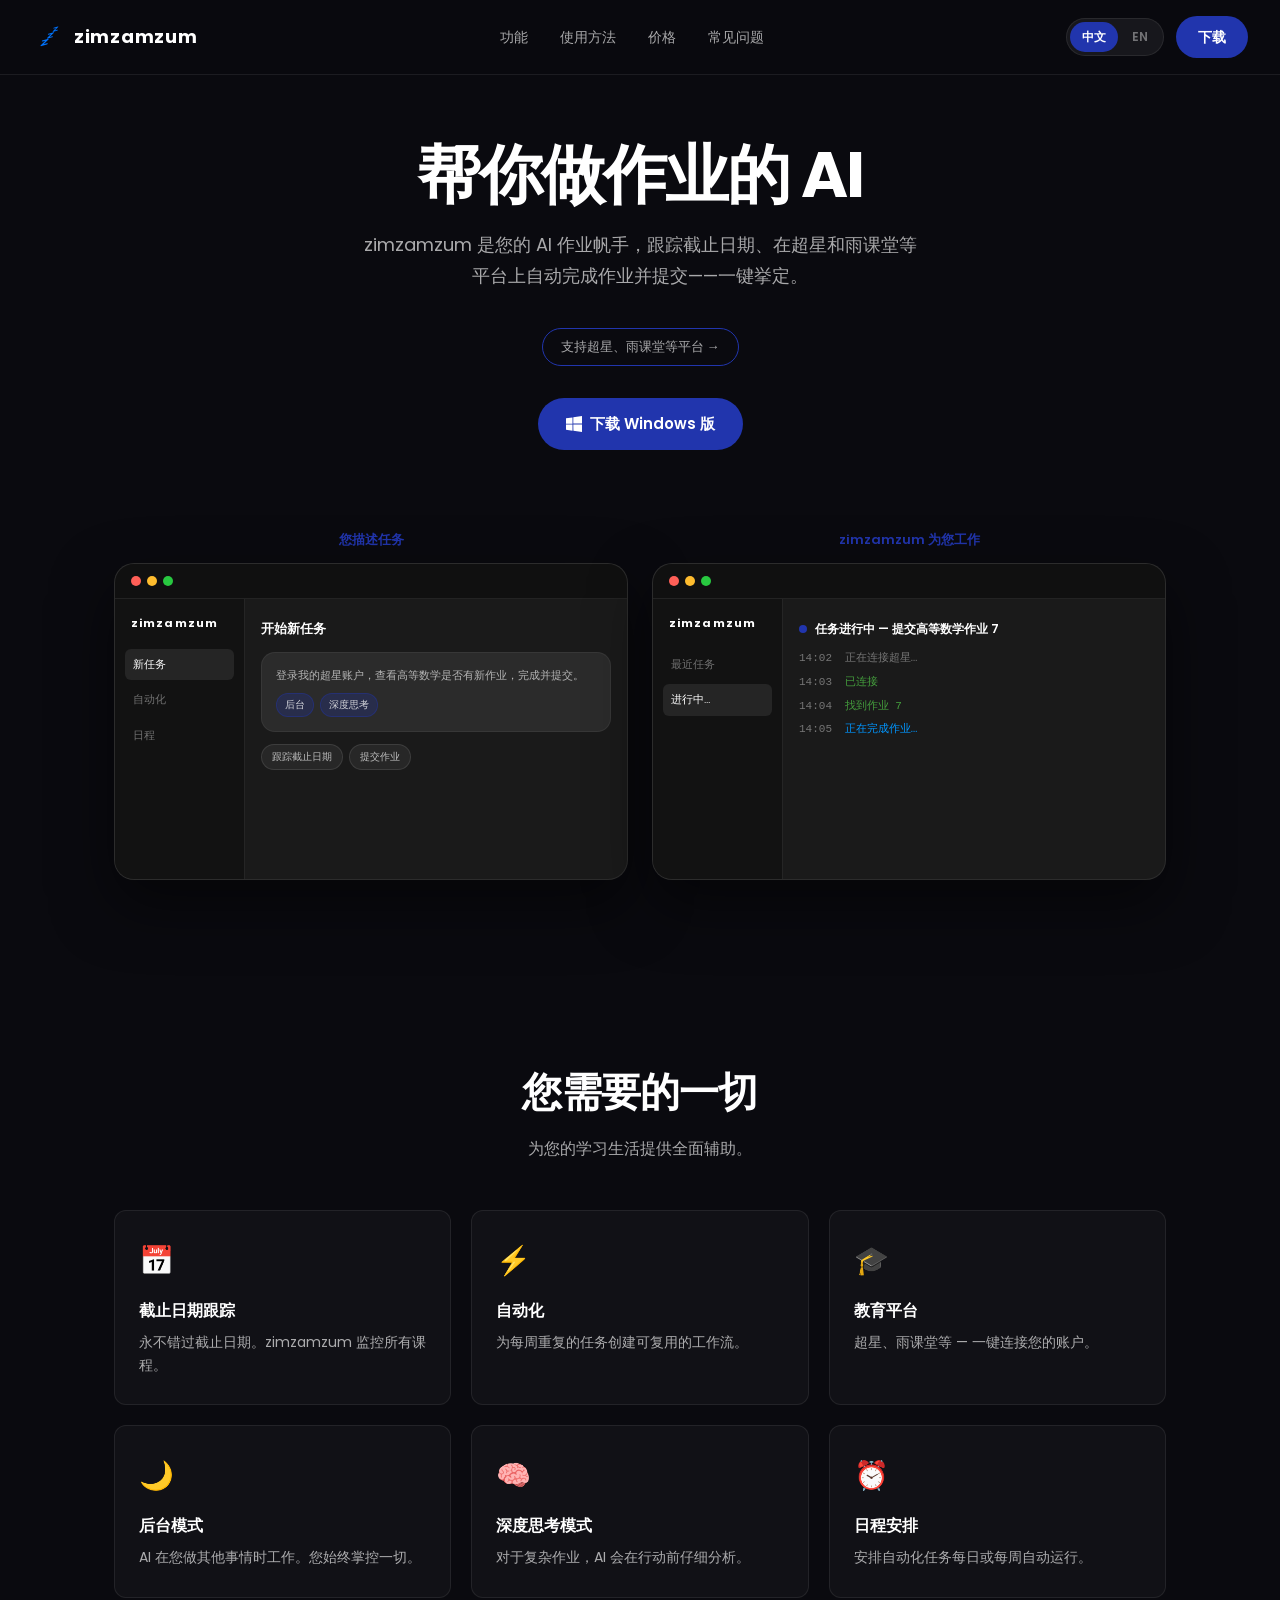
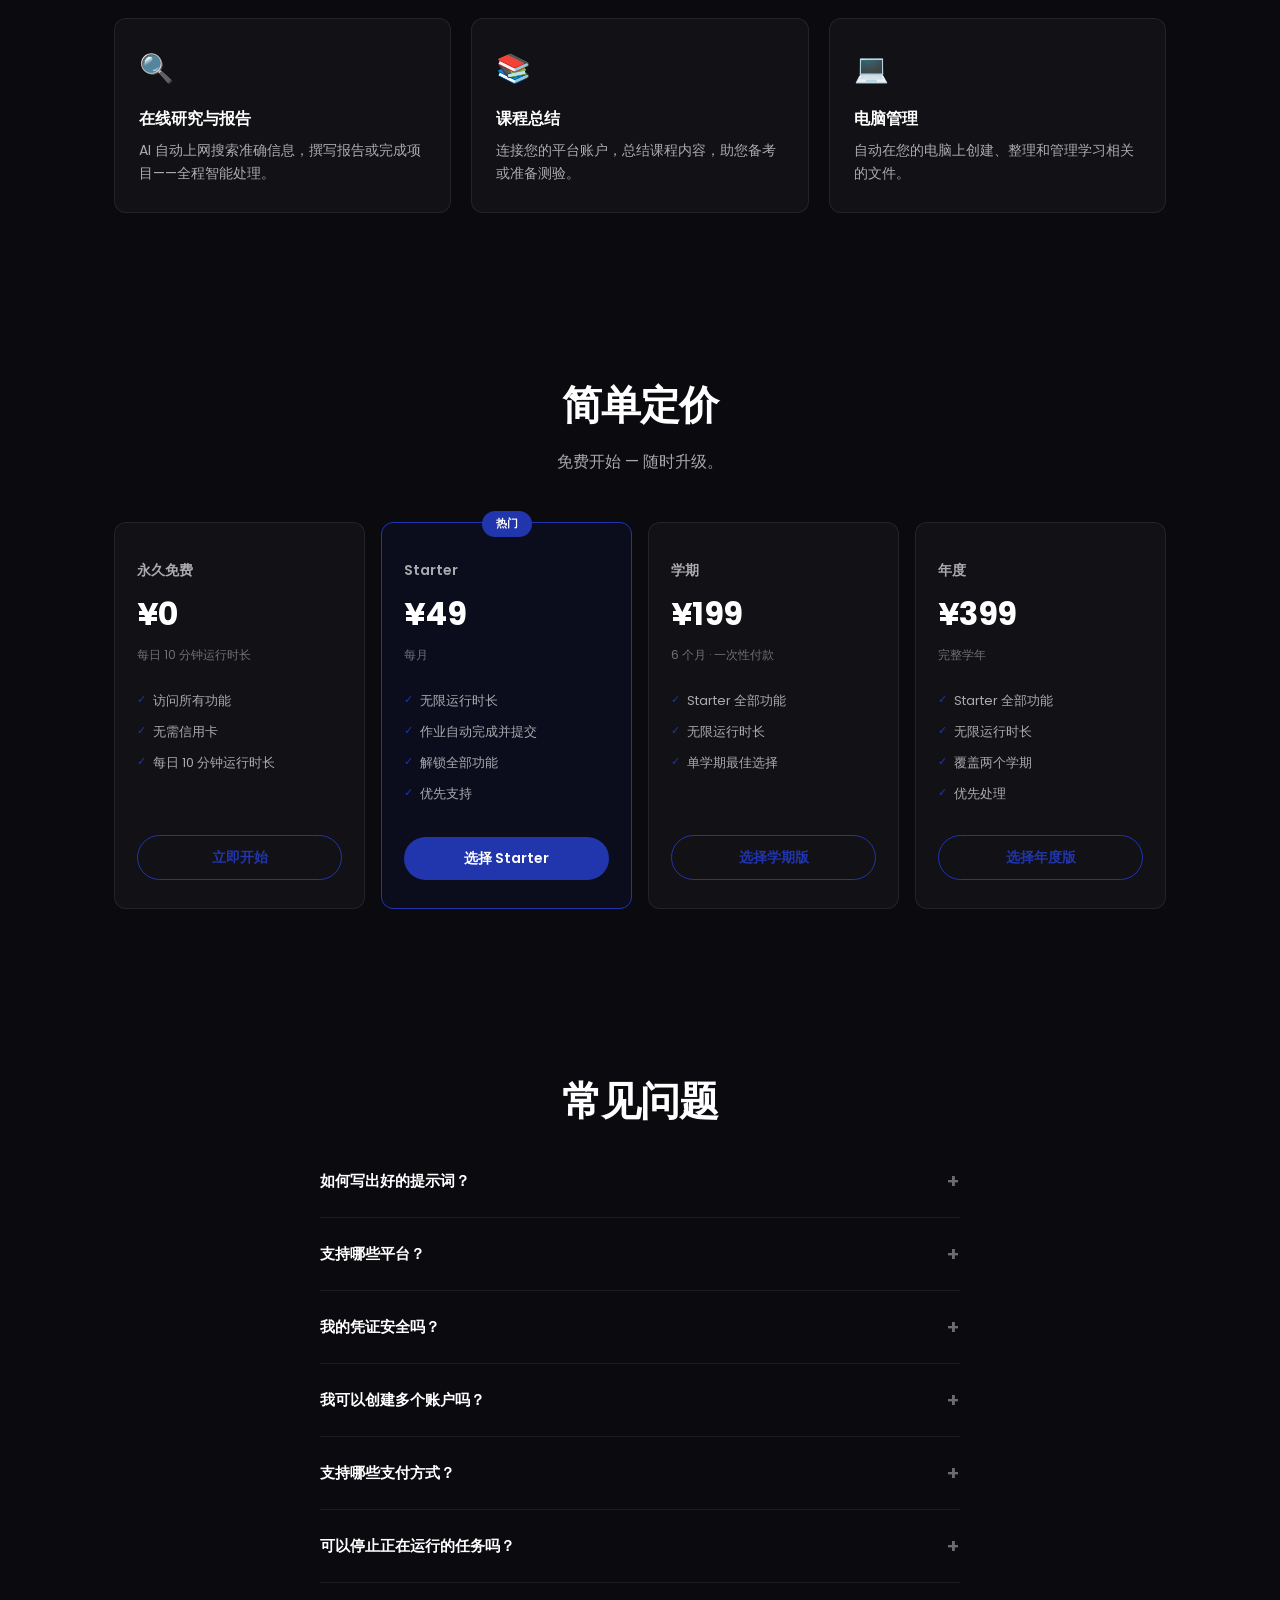
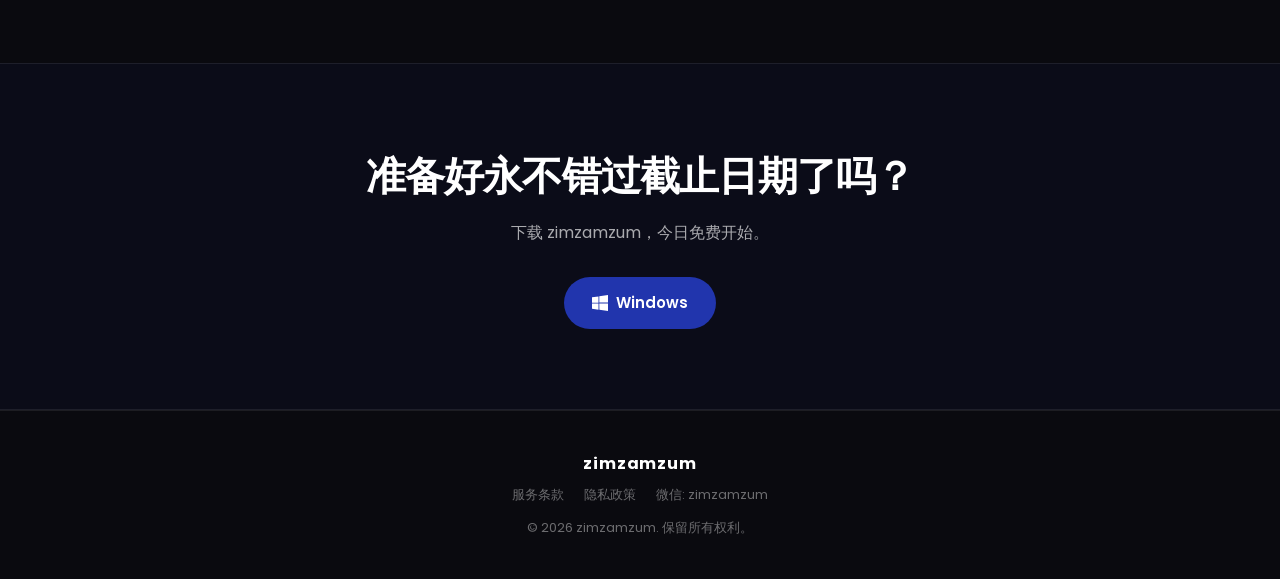
<file: index.html>
<!DOCTYPE html>
<html lang="cn" dir="ltr">
<head>
  <meta charset="UTF-8">
  <meta name="viewport" content="width=device-width, initial-scale=1.0">

  <!-- Canonical & Alternate (hreflang) -->
  <link rel="canonical" href="https://zimzamzum.online/">
  <link rel="alternate" hreflang="cn" href="https://zimzamzum.online/">
  <link rel="alternate" hreflang="en" href="https://zimzamzum.online/en.html">
  <link rel="alternate" hreflang="x-default" href="https://zimzamzum.online/">

  <!-- Primary Meta -->
  <title>zimzamzum - AI 作业帮手</title>
  <meta name="description" content="zimzamzum 是一款 AI 作业帮手，自动完成超星、雨课堂等平台的作业，跟踪截止日期，自动提交。免费下载使用。">
  <meta name="keywords" content="AI作业帮手, AI作业助手, 超星自动完成, 雨课堂作业助手, AI做作业, 智能作业帮手, 在线作业助手, AI学习助手, 作业自动提交, 截止日期提醒, 学生效率工具, 智能学习工具, Chaoxing自动完成, 雨课堂自动完成">
  <meta name="author" content="zimzamzum">
  <meta name="robots" content="index, follow, max-image-preview:large, max-snippet:-1, max-video-preview:-1">
  <meta name="googlebot" content="index, follow">
  <meta name="baiduspider" content="index, follow">
  <meta name="subject" content="AI智能作业帮手，自动完成作业并提交">
  <meta name="theme-color" content="#6C63FF">
  <meta name="msvalidate.01" content="913FE06B80AAE7C39A16FF4623B63C18">

  <!-- Open Graph (Facebook / LinkedIn) -->
  <meta property="og:type" content="website">
  <meta property="og:url" content="https://zimzamzum.online/">
  <meta property="og:site_name" content="zimzamzum">
  <meta property="og:title" content="zimzamzum - AI 作业帮手">
  <meta property="og:description" content="AI 作业帮手，自动完成超星、雨课堂等平台的作业，跟踪截止日期，自动提交。免费下载。">
  <meta property="og:image" content="https://zimzamzum.online/assets/og-image.png">
  <meta property="og:image:width" content="1200">
  <meta property="og:image:height" content="630">
  <meta property="og:locale" content="zh_CN">
  <meta property="og:locale:alternate" content="en_US">

  <!-- Twitter / X Card -->
  <meta name="twitter:card" content="summary_large_image">
  <meta name="twitter:url" content="https://zimzamzum.online/">
  <meta name="twitter:title" content="zimzamzum - AI 作业帮手">
  <meta name="twitter:description" content="AI 作业帮手，自动完成超星、雨课堂等平台的作业，跟踪截止日期，自动提交。免费下载。">
  <meta name="twitter:image" content="https://zimzamzum.online/assets/og-image.png">

  <meta name="google-site-verification" content="CLjRqbn6lB-5jExm4UBtppO-UAsjXz7Y9okOm6E9l4w" />

  <!-- Bing Webmaster -->
  <meta name="msvalidate.01" content="913FE06B80AAE7C39A16FF4623B63C18">
  <!-- Baidu Tongji -->
  <meta name="baidu-site-verification" content="">
  <!-- Sogou Webmaster -->
  <meta name="sogou_site_verification" content="vxxvLVTKYo">

  <!-- Favicon -->
  <link rel="icon" href="/favicon.ico" type="image/x-icon">
  <link rel="icon" href="/assets/favicon-32x32.png" sizes="32x32" type="image/png">
  <link rel="icon" href="/assets/favicon-16x16.png" sizes="16x16" type="image/png">
  <link rel="apple-touch-icon" href="/assets/apple-touch-icon.png">

  <!-- Fonts -->
  <link rel="preconnect" href="https://fonts.googleapis.com">
  <link rel="preconnect" href="https://fonts.gstatic.com" crossorigin>
  <link href="https://fonts.googleapis.com/css2?family=Poppins:wght@400;500;600;700&display=swap" rel="stylesheet">

  <!-- Stylesheet -->
  <link rel="stylesheet" href="styles.css">

  <!-- Structured Data: SoftwareApplication -->
  <script type="application/ld+json">
  {
    "@context": "https://schema.org",
    "@type": "SoftwareApplication",
    "name": "zimzamzum",
    "alternateName": ["智能作业助手", "AI学习助手", "AI作业帮手"],
    "url": "https://zimzamzum.online",
    "description": "AI作业帮手，自动完成超星、雨课堂等平台的作业，跟踪截止日期并自动提交。免费下载。",
    "applicationCategory": "EducationApplication",
    "operatingSystem": "Windows",
    "offers": {
      "@type": "AggregateOffer",
      "lowPrice": "0",
      "highPrice": "399",
      "priceCurrency": "CNY",
      "offers": [
        { "@type": "Offer", "name": "永久免费", "price": "0", "priceCurrency": "CNY" },
        { "@type": "Offer", "name": "Starter", "price": "49", "priceCurrency": "CNY", "billingIncrement": "P1M" },
        { "@type": "Offer", "name": "学期", "price": "199", "priceCurrency": "CNY" },
        { "@type": "Offer", "name": "年度", "price": "399", "priceCurrency": "CNY" }
      ]
    },
    "aggregateRating": { "@type": "AggregateRating", "ratingValue": "4.8", "ratingCount": "1247" },
    "screenshot": "https://zimzamzum.online/assets/screenshot.png",
    "downloadUrl": "https://zimzamzum.online/ZimZamZum%20Setup%201.5.5.exe"
  }
  </script>

  <!-- Structured Data: FAQPage -->
  <script type="application/ld+json">
  {
    "@context": "https://schema.org",
    "@type": "FAQPage",
    "mainEntity": [
      { "@type": "Question", "name": "如何写出好的提示词？", "acceptedAnswer": { "@type": "Answer", "text": "要精确。避免"做我的作业"这种模糊请求，试着这样描述："登录我的（超星、雨课堂等）账户，点击作业栏目，点击作业6，分析它，完成它，然后提交。"您提供的细节越多，AI的表现就越好。" } },
      { "@type": "Question", "name": "支持哪些平台？", "acceptedAnswer": { "@type": "Answer", "text": "超星、雨课堂及其他中国教育平台。您也可以添加自己的平台。凭证会被安全存储，无需每次重新输入。" } },
      { "@type": "Question", "name": "我的凭证安全吗？", "acceptedAnswer": { "@type": "Answer", "text": "您的凭证存储在本地机器上。zimzamzum绝不会与第三方共享。" } },
      { "@type": "Question", "name": "我可以创建多个账户吗？", "acceptedAnswer": { "@type": "Answer", "text": "可以，您可以创建多个账户。但是，如果您使用的是免费计划，所有账户将共享相同的积分——这是为了防止免费套餐被滥用。" } },
      { "@type": "Question", "name": "支持哪些支付方式？", "acceptedAnswer": { "@type": "Answer", "text": "支付宝和微信支付是支持的支付方式。" } },
      { "@type": "Question", "name": "可以停止正在运行的任务吗？", "acceptedAnswer": { "@type": "Answer", "text": "可以。您完全掌控 — 随时暂停或取消任何任务。" } }
    ]
  }
  </script>

  <!-- Structured Data: Organization -->
  <script type="application/ld+json">
  {
    "@context": "https://schema.org",
    "@type": "Organization",
    "name": "zimzamzum",
    "url": "https://zimzamzum.online",
    "logo": "https://zimzamzum.online/assets/logo.png",
    "sameAs": ["https://github.com/robert666777/zimzamzum_website"],
    "contactPoint": { "@type": "ContactPoint", "contactType": "Customer Support", "availableLanguage": ["English", "Chinese"] }
  }
  </script>
</head>
<body>

  <header class="header">
    <a href="#" class="logo">
      <img src="assets/logo.png" alt="" class="logo-icon" onerror="this.style.display='none'">
      <span>zimzamzum</span>
    </a>
    <nav class="nav">
      <a href="#features" data-i18n="nav.features">功能</a>
      <a href="#how" data-i18n="nav.how">使用方法</a>
      <a href="#pricing" data-i18n="nav.pricing">价格</a>
      <a href="#faq" data-i18n="nav.faq">常见问题</a>
    </nav>
    <div class="header-actions">
      <div class="lang-switch" role="group" aria-label="语言">
        <button type="button" class="lang-btn active" data-lang="zh">中文</button>
        <button type="button" class="lang-btn" data-lang="en">EN</button>
      </div>
      <a href="ZimZamZum%20Setup%201.5.5.exe" class="btn btn-primary" download data-i18n="nav.download">下载</a>
    </div>
  </header>

  <section class="hero">
    <h1 data-i18n="hero.title">帮你做作业的 AI</h1>
    <p class="hero-sub" data-i18n="hero.sub">zimzamzum 是您的 AI 作业帮手，跟踪截止日期、在超星和雨课堂等平台上自动完成作业并提交——一键搞定。</p>
    <a href="#how" class="pill" data-i18n="hero.pill">支持超星、雨课堂等平台 →</a>
    <div class="hero-ctas">
      <a href="ZimZamZum%20Setup%201.5.5.exe" class="btn btn-primary btn-lg" download>
        <svg width="16" height="16" viewBox="0 0 24 24" fill="currentColor"><path d="M0 3.449L9.75 2.1v9.451H0m10.949-9.602L24 0v11.4H10.949M0 12.6h9.75v9.451L0 20.699M10.949 12.6H24V24l-12.9-1.801"/></svg>
        <span data-i18n="hero.downloadWin">下载 Windows 版</span>
      </a>
    </div>
  </section>

  <section class="mockups" id="how">
    <div class="mockup-col">
      <span class="mockup-label" data-i18n="mockup.label1">您描述任务</span>
      <div class="mockup-window">
        <div class="mockup-bar"><span class="dot red"></span><span class="dot yellow"></span><span class="dot green"></span></div>
        <div class="mockup-body">
          <div class="mock-sidebar">
            <div class="mock-sidebar-logo">zimzamzum</div>
            <div class="mock-nav-item active" data-i18n="mockup.nav1">新任务</div>
            <div class="mock-nav-item" data-i18n="mockup.nav2">自动化</div>
            <div class="mock-nav-item" data-i18n="mockup.nav3">日程</div>
          </div>
          <div class="mock-main">
            <div class="mock-title" data-i18n="mockup.title">开始新任务</div>
            <div class="mock-card">
              <p data-i18n="mockup.task">登录我的超星账户，查看高等数学是否有新作业，完成并提交。</p>
              <div class="mock-tags"><span data-i18n="mockup.tag1">后台</span><span data-i18n="mockup.tag2">深度思考</span></div>
            </div>
            <div class="mock-suggestions"><span data-i18n="mockup.sug1">跟踪截止日期</span><span data-i18n="mockup.sug2">提交作业</span></div>
          </div>
        </div>
      </div>
    </div>
    <div class="mockup-col">
      <span class="mockup-label" data-i18n="mockup.label2">zimzamzum 为您工作</span>
      <div class="mockup-window">
        <div class="mockup-bar"><span class="dot red"></span><span class="dot yellow"></span><span class="dot green"></span></div>
        <div class="mockup-body">
          <div class="mock-sidebar">
            <div class="mock-sidebar-logo">zimzamzum</div>
            <div class="mock-nav-item" data-i18n="mockup.nav4">最近任务</div>
            <div class="mock-nav-item active" data-i18n="mockup.nav5">进行中…</div>
          </div>
          <div class="mock-main">
            <div class="mock-status"><span class="status-dot"></span><span data-i18n="mockup.status">任务进行中 — 提交高等数学作业 7</span></div>
            <div class="mock-log">
              <div class="log-line"><span class="log-time">14:02</span> <span data-i18n="mockup.log1">正在连接超星…</span></div>
              <div class="log-line done"><span class="log-time">14:03</span> <span data-i18n="mockup.log2">已连接</span></div>
              <div class="log-line done"><span class="log-time">14:04</span> <span data-i18n="mockup.log3">找到作业 7</span></div>
              <div class="log-line active"><span class="log-time">14:05</span> <span data-i18n="mockup.log4">正在完成作业…</span></div>
            </div>
          </div>
        </div>
      </div>
    </div>
  </section>

  <section class="features" id="features">
    <h2 data-i18n="features.title">您需要的一切</h2>
    <p class="section-sub" data-i18n="features.sub">为您的学习生活提供全面辅助。</p>
    <div class="features-grid">
      <div class="feature-card"><div class="feature-icon">📅</div><h3 data-i18n="features.f1.title">截止日期跟踪</h3><p data-i18n="features.f1.desc">永不错过截止日期。zimzamzum 监控所有课程。</p></div>
      <div class="feature-card"><div class="feature-icon">⚡</div><h3 data-i18n="features.f2.title">自动化</h3><p data-i18n="features.f2.desc">为每周重复的任务创建可复用的工作流。</p></div>
      <div class="feature-card"><div class="feature-icon">🎓</div><h3 data-i18n="features.f3.title">教育平台</h3><p data-i18n="features.f3.desc">超星、雨课堂等 — 一键连接您的账户。</p></div>
      <div class="feature-card"><div class="feature-icon">🌙</div><h3 data-i18n="features.f4.title">后台模式</h3><p data-i18n="features.f4.desc">AI 在您做其他事情时工作。您始终掌控一切。</p></div>
      <div class="feature-card"><div class="feature-icon">🧠</div><h3 data-i18n="features.f5.title">深度思考模式</h3><p data-i18n="features.f5.desc">对于复杂作业，AI 会在行动前仔细分析。</p></div>
      <div class="feature-card"><div class="feature-icon">⏰</div><h3 data-i18n="features.f6.title">日程安排</h3><p data-i18n="features.f6.desc">安排自动化任务每日或每周自动运行。</p></div>
      <div class="feature-card"><div class="feature-icon">🔍</div><h3 data-i18n="features.f7.title">在线研究与报告</h3><p data-i18n="features.f7.desc">AI 自动上网搜索准确信息，撰写报告或完成项目——全程智能处理。</p></div>
      <div class="feature-card"><div class="feature-icon">📚</div><h3 data-i18n="features.f8.title">课程总结</h3><p data-i18n="features.f8.desc">连接您的平台账户，总结课程内容，助您备考或准备测验。</p></div>
      <div class="feature-card"><div class="feature-icon">💻</div><h3 data-i18n="features.f9.title">电脑管理</h3><p data-i18n="features.f9.desc">自动在您的电脑上创建、整理和管理学习相关的文件。</p></div>
    </div>
  </section>

  <section class="pricing" id="pricing">
    <h2 data-i18n="pricing.title">简单定价</h2>
    <p class="section-sub" data-i18n="pricing.sub">免费开始 — 随时升级。</p>
    <div class="pricing-grid">
      <div class="price-card">
        <div class="price-name" data-i18n="pricing.free.name">永久免费</div><div class="price-amount">¥0</div><div class="price-period" data-i18n="pricing.free.period">每日 10 分钟运行时长</div>
        <ul><li data-i18n="pricing.free.f1">访问所有功能</li><li data-i18n="pricing.free.f2">无需信用卡</li><li data-i18n="pricing.free.f3">每日 10 分钟运行时长</li></ul>
        <a href="#download" class="btn btn-outline btn-block" data-i18n="pricing.free.cta">立即开始</a>
      </div>
      <div class="price-card featured">
        <div class="price-badge" data-i18n="pricing.popular">热门</div>
        <div class="price-name">Starter</div><div class="price-amount">¥49</div><div class="price-period" data-i18n="pricing.starter.period">每月</div>
        <ul><li data-i18n="pricing.starter.f1">无限运行时长</li><li data-i18n="pricing.starter.f2">作业自动完成并提交</li><li data-i18n="pricing.starter.f3">解锁全部功能</li><li data-i18n="pricing.starter.f4">优先支持</li></ul>
        <a href="#download" class="btn btn-primary btn-block" data-i18n="pricing.starter.cta">选择 Starter</a>
      </div>
      <div class="price-card">
        <div class="price-name" data-i18n="pricing.semester.name">学期</div><div class="price-amount">¥199</div><div class="price-period" data-i18n="pricing.semester.period">6 个月 · 一次性付款</div>
        <ul><li data-i18n="pricing.semester.f1">Starter 全部功能</li><li data-i18n="pricing.semester.f2">无限运行时长</li><li data-i18n="pricing.semester.f3">单学期最佳选择</li></ul>
        <a href="#download" class="btn btn-outline btn-block" data-i18n="pricing.semester.cta">选择学期版</a>
      </div>
      <div class="price-card">
        <div class="price-name" data-i18n="pricing.annual.name">年度</div><div class="price-amount">¥399</div><div class="price-period" data-i18n="pricing.annual.period">完整学年</div>
        <ul><li data-i18n="pricing.annual.f1">Starter 全部功能</li><li data-i18n="pricing.annual.f2">无限运行时长</li><li data-i18n="pricing.annual.f3">覆盖两个学期</li><li data-i18n="pricing.annual.f4">优先处理</li></ul>
        <a href="#download" class="btn btn-outline btn-block" data-i18n="pricing.annual.cta">选择年度版</a>
      </div>
    </div>
  </section>

  <section class="faq" id="faq">
    <h2 data-i18n="faq.title">常见问题</h2>
    <div class="faq-list">
      <details class="faq-item"><summary data-i18n="faq.q1">如何写出好的提示词？</summary><p data-i18n="faq.a1">要精确。避免"做我的作业"这种模糊请求，试着这样描述："登录我的（超星、雨课堂等）账户，点击作业栏目，点击作业6，分析它，完成它，然后提交。"您提供的细节越多，AI的表现就越好。</p></details>
      <details class="faq-item"><summary data-i18n="faq.q2">支持哪些平台？</summary><p data-i18n="faq.a2">超星、雨课堂及其他中国教育平台。您也可以添加自己的平台。凭证会被安全存储，无需每次重新输入。</p></details>
      <details class="faq-item"><summary data-i18n="faq.q3">我的凭证安全吗？</summary><p data-i18n="faq.a3">您的凭证存储在本地机器上。zimzamzum绝不会与第三方共享。</p></details>
      <details class="faq-item"><summary data-i18n="faq.q4">我可以创建多个账户吗？</summary><p data-i18n="faq.a4">可以，您可以创建多个账户。但是，如果您使用的是免费计划，所有账户将共享相同的积分——这是为了防止免费套餐被滥用。</p></details>
      <details class="faq-item"><summary data-i18n="faq.q5">支持哪些支付方式？</summary><p data-i18n="faq.a5">支付宝和微信支付是支持的支付方式。</p></details>
      <details class="faq-item"><summary data-i18n="faq.q6">可以停止正在运行的任务吗？</summary><p data-i18n="faq.a6">可以。您完全掌控 — 随时暂停或取消任何任务。</p></details>
    </div>
  </section>

  <section class="download-cta" id="download">
    <h2 data-i18n="cta.title">准备好永不错过截止日期了吗？</h2>
    <p data-i18n="cta.sub">下载 zimzamzum，今日免费开始。</p>
    <div class="hero-ctas">
      <a href="ZimZamZum%20Setup%201.5.5.exe" class="btn btn-primary btn-lg" download>
        <svg width="16" height="16" viewBox="0 0 24 24" fill="currentColor"><path d="M0 3.449L9.75 2.1v9.451H0m10.949-9.602L24 0v11.4H10.949M0 12.6h9.75v9.451L0 20.699M10.949 12.6H24V24l-12.9-1.801"/></svg>
        Windows
      </a>
    </div>
  </section>

  <footer class="footer">
    <div class="footer-logo">zimzamzum</div>
    <div class="footer-links">
      <a href="terms.html" data-i18n="footer.terms">服务条款</a>
      <a href="privacy.html" data-i18n="footer.privacy">隐私政策</a>
      <span class="footer-wechat" data-i18n="footer.wechat">微信: zimzamzum</span>
    </div>
    <p class="footer-copy" data-i18n="footer.copy">© 2026 zimzamzum. 保留所有权利。</p>
  </footer>

  <script src="script.js"></script>
</body>
</html>
</file>
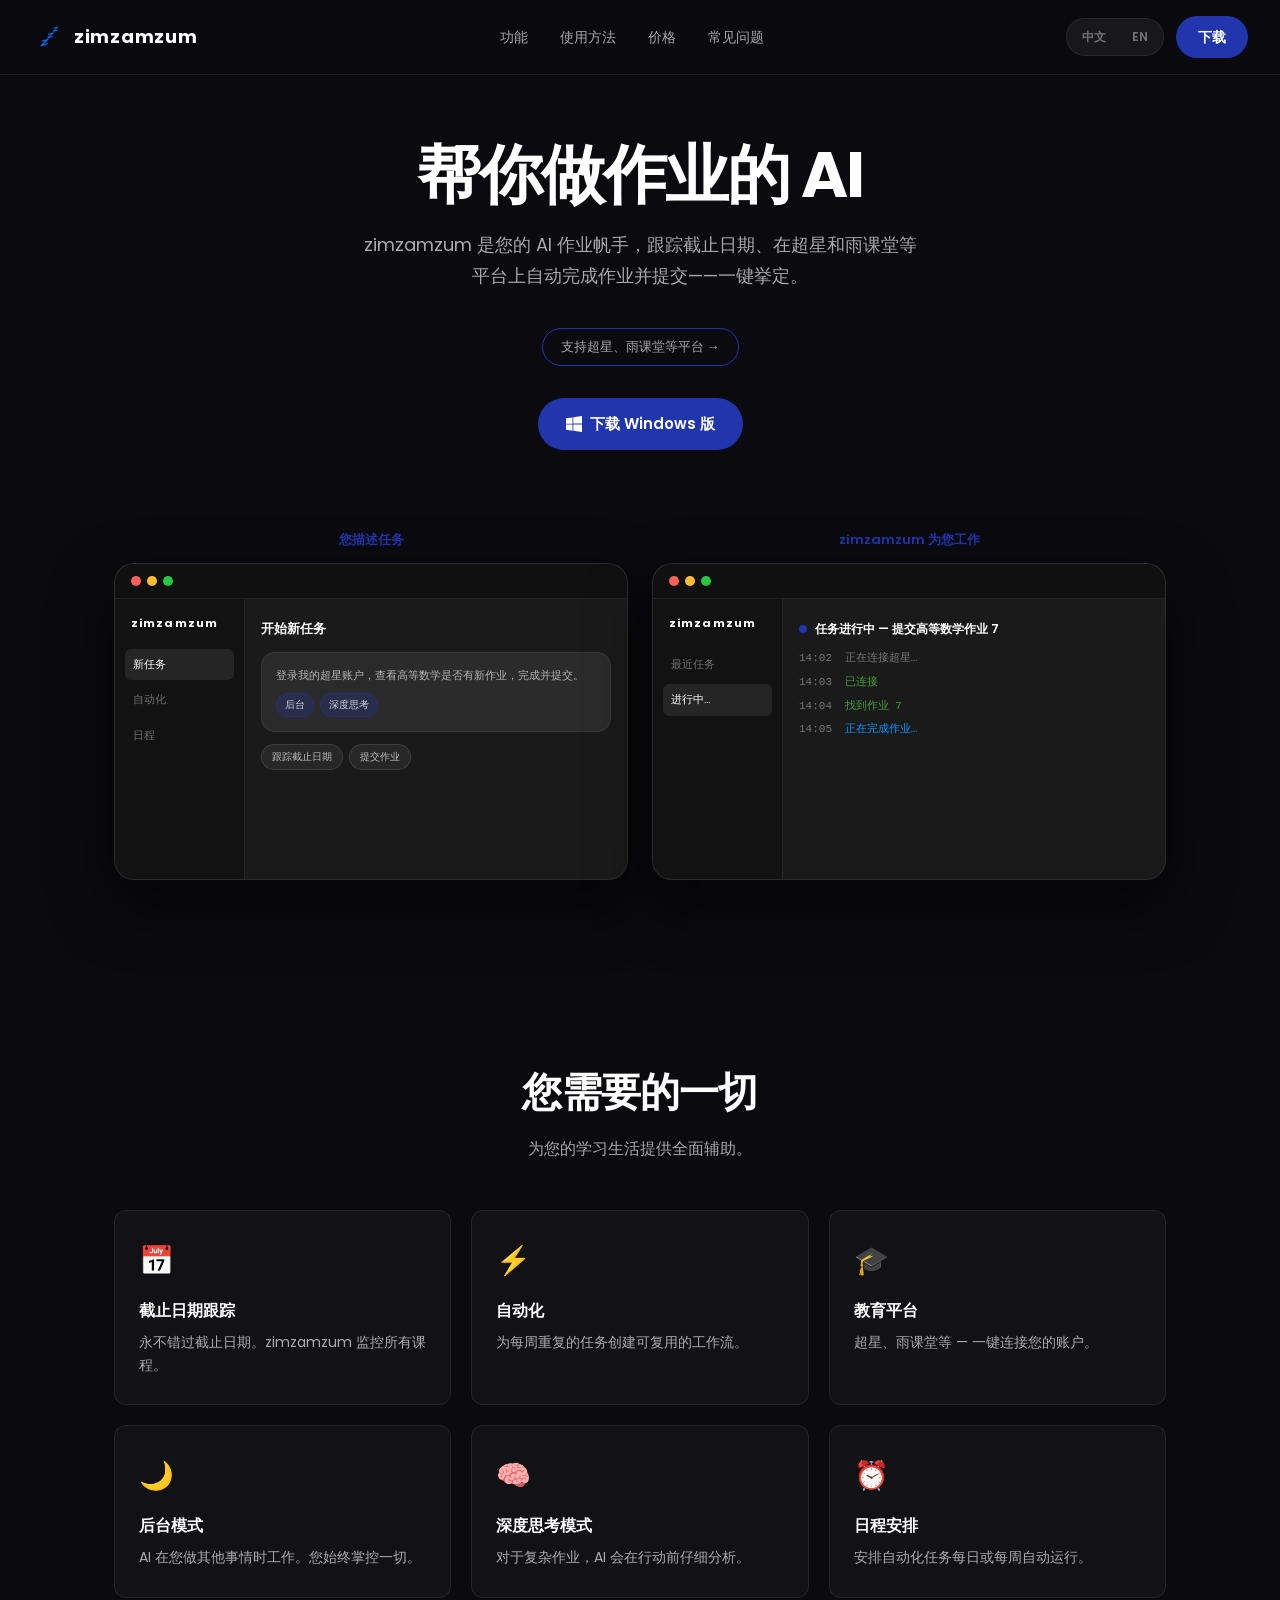
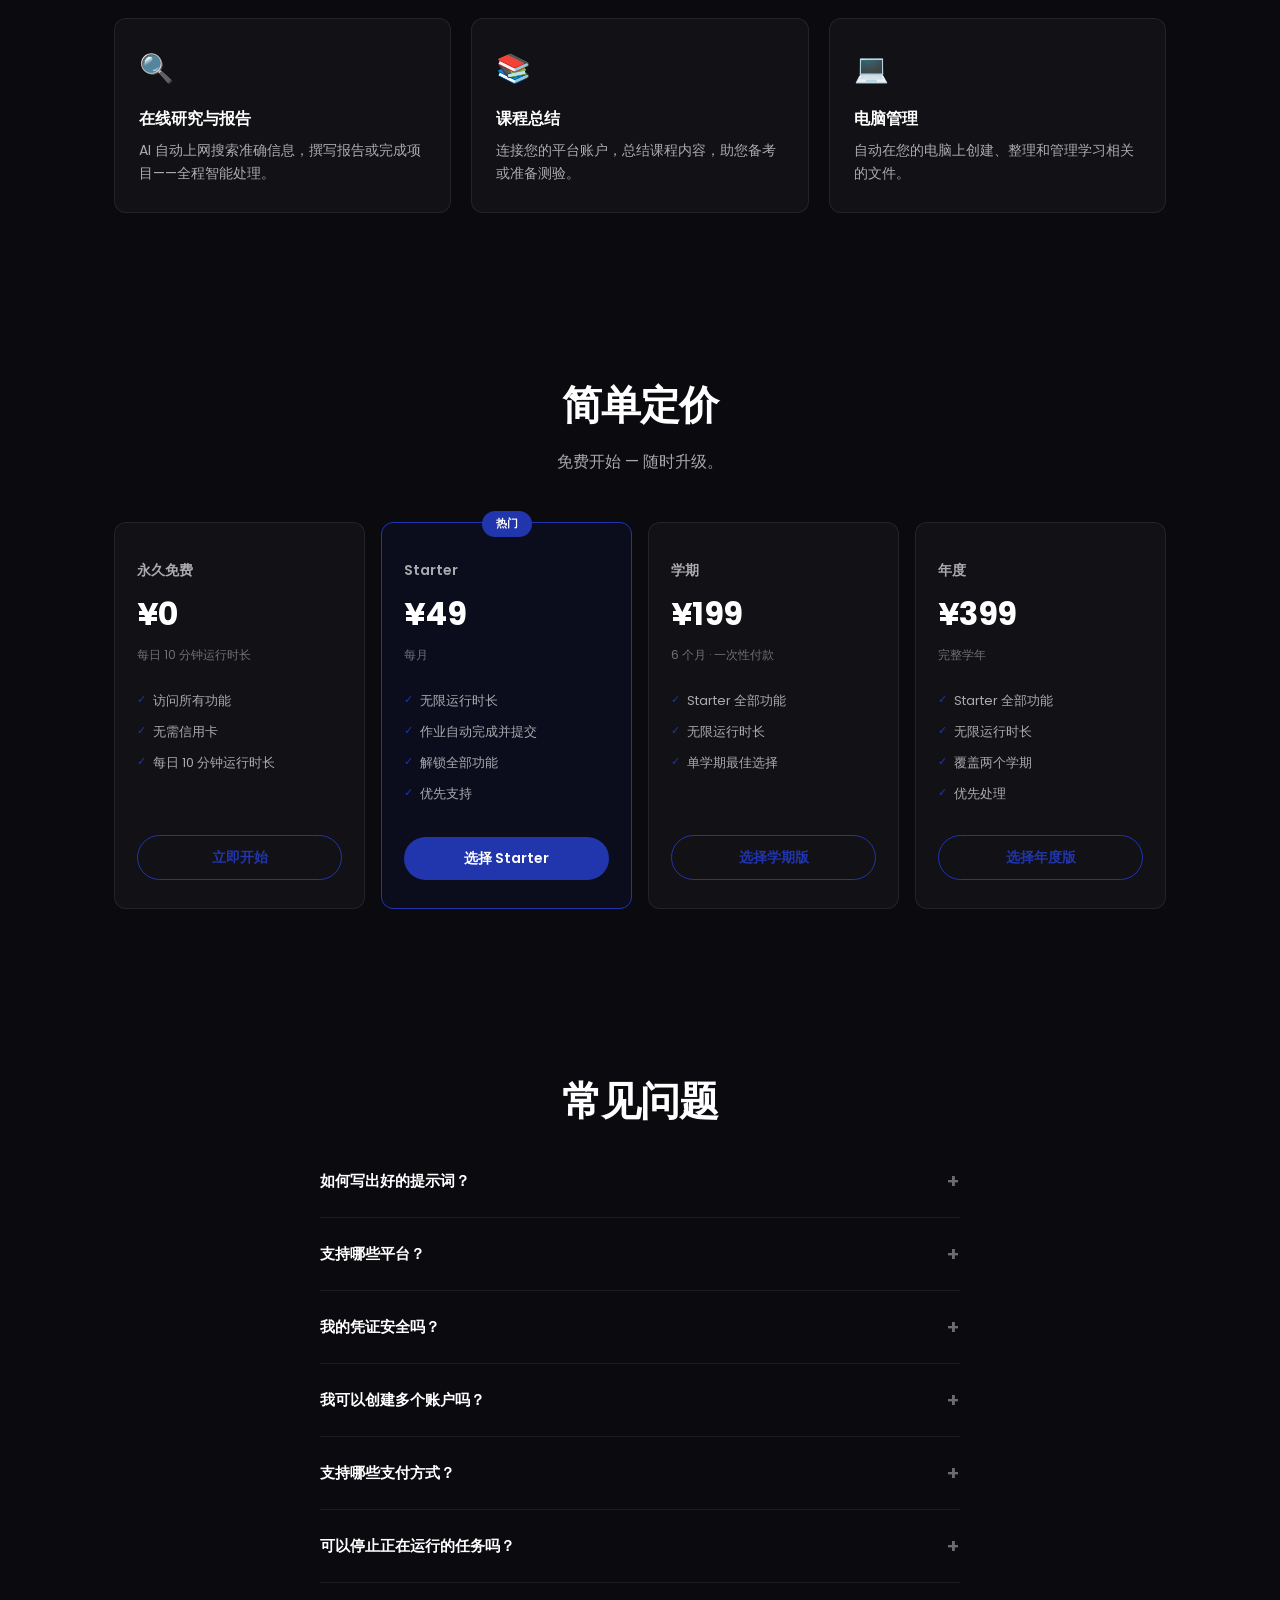
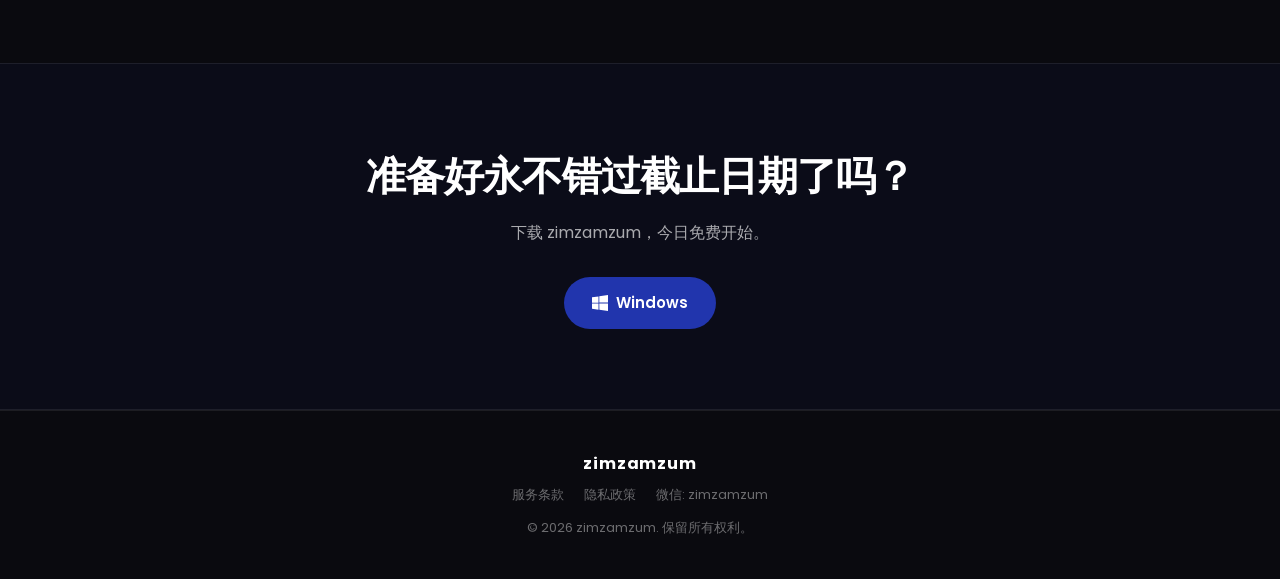
<file: en.html>
<!DOCTYPE html>
<html lang="en" dir="ltr">
<head>
  <meta charset="UTF-8">
  <meta name="viewport" content="width=device-width, initial-scale=1.0">

  <!-- Canonical & Alternate (hreflang) -->
  <link rel="canonical" href="https://zimzamzum.online/en.html">
  <link rel="alternate" hreflang="cn" href="https://zimzamzum.online/">
  <link rel="alternate" hreflang="en" href="https://zimzamzum.online/en.html">
  <link rel="alternate" hreflang="x-default" href="https://zimzamzum.online/">

  <!-- Primary Meta -->
  <title data-i18n="meta.title">zimzamzum - AI Homework Helper</title>
  <meta name="description" data-i18n-attr="content:meta.description" content="zimzamzum is an AI homework assistant that tracks your deadlines, completes homework on Chaoxing and Yuketang, and submits them automatically. Free to start.">
  <meta name="keywords" content="AI homework helper, homework automation, Chaoxing auto-complete, Yuketang homework solver, AI deadline tracker, study assistant, AI for students, AI homework assistant, online homework helper, student productivity tool, smart study tool, homework auto-submit">
  <meta name="author" content="zimzamzum">
  <meta name="robots" content="index, follow, max-image-preview:large, max-snippet:-1, max-video-preview:-1">
  <meta name="googlebot" content="index, follow">
  <meta name="baiduspider" content="index, follow">
  <meta name="subject" content="AI-powered homework automation and deadline tracking">
  <meta name="theme-color" content="#6C63FF">
  <meta name="msvalidate.01" content="913FE06B80AAE7C39A16FF4623B63C18">

  <!-- Open Graph (Facebook / LinkedIn) -->
  <meta property="og:type" content="website">
  <meta property="og:url" content="https://zimzamzum.online/en.html">
  <meta property="og:site_name" content="zimzamzum">
  <meta property="og:title" content="zimzamzum - AI Homework Helper">
  <meta property="og:description" content="AI that tracks your deadlines, completes homework on Chaoxing and Yuketang, and submits them automatically. Free to start.">
  <meta property="og:image" content="https://zimzamzum.online/assets/og-image.png">
  <meta property="og:image:width" content="1200">
  <meta property="og:image:height" content="630">
  <meta property="og:locale" content="en_US">
  <meta property="og:locale:alternate" content="zh_CN">

  <!-- Twitter / X Card -->
  <meta name="twitter:card" content="summary_large_image">
  <meta name="twitter:url" content="https://zimzamzum.online/en.html">
  <meta name="twitter:title" content="zimzamzum - AI Homework Helper">
  <meta name="twitter:description" content="AI that tracks your deadlines, completes homework on Chaoxing and Yuketang, and submits them automatically. Free to start.">
  <meta name="twitter:image" content="https://zimzamzum.online/assets/og-image.png">

  <meta name="google-site-verification" content="CLjRqbn6lB-5jExm4UBtppO-UAsjXz7Y9okOm6E9l4w" />

  <!-- Bing Webmaster -->
  <meta name="msvalidate.01" content="913FE06B80AAE7C39A16FF4623B63C18">
  <!-- Baidu Tongji -->
  <meta name="baidu-site-verification" content="">
  <!-- Sogou Webmaster -->
  <meta name="sogou_site_verification" content="vxxvLVTKYo">

  <!-- Favicon -->
  <link rel="icon" href="/favicon.ico" type="image/x-icon">
  <link rel="icon" href="/assets/favicon-32x32.png" sizes="32x32" type="image/png">
  <link rel="icon" href="/assets/favicon-16x16.png" sizes="16x16" type="image/png">
  <link rel="apple-touch-icon" href="/assets/apple-touch-icon.png">

  <!-- Fonts -->
  <link rel="preconnect" href="https://fonts.googleapis.com">
  <link rel="preconnect" href="https://fonts.gstatic.com" crossorigin>
  <link href="https://fonts.googleapis.com/css2?family=Poppins:wght@400;500;600;700&display=swap" rel="stylesheet">

  <!-- Stylesheet -->
  <link rel="stylesheet" href="styles.css">

  <!-- Structured Data: SoftwareApplication -->
  <script type="application/ld+json">
  {
    "@context": "https://schema.org",
    "@type": "SoftwareApplication",
    "name": "zimzamzum",
    "alternateName": ["AI Homework Helper", "Smart Study Assistant"],
    "url": "https://zimzamzum.online/en.html",
    "description": "AI homework assistant that tracks deadlines, completes homework on Chaoxing, Yuketang and other platforms, and submits them automatically. Free to start.",
    "applicationCategory": "EducationApplication",
    "operatingSystem": "Windows",
    "offers": {
      "@type": "AggregateOffer",
      "lowPrice": "0",
      "highPrice": "399",
      "priceCurrency": "CNY",
      "offers": [
        { "@type": "Offer", "name": "Free Forever", "price": "0", "priceCurrency": "CNY" },
        { "@type": "Offer", "name": "Starter", "price": "49", "priceCurrency": "CNY", "billingIncrement": "P1M" },
        { "@type": "Offer", "name": "Semester", "price": "199", "priceCurrency": "CNY" },
        { "@type": "Offer", "name": "Annual", "price": "399", "priceCurrency": "CNY" }
      ]
    },
    "aggregateRating": { "@type": "AggregateRating", "ratingValue": "4.8", "ratingCount": "1247" },
    "screenshot": "https://zimzamzum.online/assets/screenshot.png",
    "downloadUrl": "https://zimzamzum.online/ZimZamZum%20Setup%201.5.5.exe"
  }
  </script>

  <!-- Structured Data: FAQPage -->
  <script type="application/ld+json">
  {
    "@context": "https://schema.org",
    "@type": "FAQPage",
    "mainEntity": [
      { "@type": "Question", "name": "How do I write a good prompt?", "acceptedAnswer": { "@type": "Answer", "text": "Be precise. Instead of \"do my homework,\" try: \"Log into my (Chaoxing, Yuketang, etc.) account, click on the homework section, open the homework called Homework 6, analyze it, complete it, and submit it.\" The more detail you give, the better the AI performs." } },
      { "@type": "Question", "name": "Which platforms does it work on?", "acceptedAnswer": { "@type": "Answer", "text": "Chaoxing, Yuketang and other Chinese educational platforms. You can also add your own platforms. Credentials are securely stored so you don't have to enter them every time." } },
      { "@type": "Question", "name": "Are my credentials secure?", "acceptedAnswer": { "@type": "Answer", "text": "Your credentials are stored locally on your machine. zimzamzum never shares them with third parties." } },
      { "@type": "Question", "name": "Can I create multiple accounts?", "acceptedAnswer": { "@type": "Answer", "text": "Yes, you can create multiple accounts. However, if you're on the Free plan, all accounts share the same credits." } },
      { "@type": "Question", "name": "What are the payment methods?", "acceptedAnswer": { "@type": "Answer", "text": "Alipay and WeChat Pay are the accepted payment methods." } },
      { "@type": "Question", "name": "Can I stop a running task?", "acceptedAnswer": { "@type": "Answer", "text": "Yes. You stay in full control — you can pause or cancel any task at any time." } }
    ]
  }
  </script>

  <!-- Structured Data: Organization -->
  <script type="application/ld+json">
  {
    "@context": "https://schema.org",
    "@type": "Organization",
    "name": "zimzamzum",
    "url": "https://zimzamzum.online",
    "logo": "https://zimzamzum.online/assets/logo.png",
    "sameAs": ["https://github.com/robert666777/zimzamzum_website"],
    "contactPoint": { "@type": "ContactPoint", "contactType": "Customer Support", "availableLanguage": ["English", "Chinese"] }
  }
  </script>
</head>
<body>

  <header class="header">
    <a href="en.html" class="logo">
      <img src="assets/logo.png" alt="" class="logo-icon" onerror="this.style.display='none'">
      <span>zimzamzum</span>
    </a>
    <nav class="nav">
      <a href="#features" data-i18n="nav.features">Features</a>
      <a href="#how" data-i18n="nav.how">How it works</a>
      <a href="#pricing" data-i18n="nav.pricing">Pricing</a>
      <a href="#faq" data-i18n="nav.faq">FAQ</a>
    </nav>
    <div class="header-actions">
      <div class="lang-switch" role="group" aria-label="Language">
        <button type="button" class="lang-btn" onclick="location.href='index.html'">中文</button>
        <button type="button" class="lang-btn active" onclick="location.href='en.html'">EN</button>
      </div>
      <a href="ZimZamZum%20Setup%201.5.5.exe" class="btn btn-primary" download data-i18n="nav.download">Download</a>
    </div>
  </header>

  <section class="hero">
    <h1 data-i18n="hero.title">The AI That Does Your Homework</h1>
    <p class="hero-sub" data-i18n="hero.sub">zimzamzum is an AI assistant that tracks your deadlines, completes your homework on Chaoxing, Yuketang and other platforms, and submits them automatically — all in one click.</p>
    <a href="#how" class="pill" data-i18n="hero.pill">Works with Chaoxing, Yuketang &amp; more →</a>
    <div class="hero-ctas">
      <a href="ZimZamZum%20Setup%201.5.5.exe" class="btn btn-primary btn-lg" download>
        <svg width="16" height="16" viewBox="0 0 24 24" fill="currentColor"><path d="M0 3.449L9.75 2.1v9.451H0m10.949-9.602L24 0v11.4H10.949M0 12.6h9.75v9.451L0 20.699M10.949 12.6H24V24l-12.9-1.801"/></svg>
        <span data-i18n="hero.downloadWin">Download for Windows</span>
      </a>
    </div>
  </section>

  <section class="mockups" id="how">
    <div class="mockup-col">
      <span class="mockup-label" data-i18n="mockup.label1">You describe the task</span>
      <div class="mockup-window">
        <div class="mockup-bar"><span class="dot red"></span><span class="dot yellow"></span><span class="dot green"></span></div>
        <div class="mockup-body">
          <div class="mock-sidebar">
            <div class="mock-sidebar-logo">zimzamzum</div>
            <div class="mock-nav-item active" data-i18n="mockup.nav1">New Task</div>
            <div class="mock-nav-item" data-i18n="mockup.nav2">Automations</div>
            <div class="mock-nav-item" data-i18n="mockup.nav3">Schedule</div>
          </div>
          <div class="mock-main">
            <div class="mock-title" data-i18n="mockup.title">Start a New Task</div>
            <div class="mock-card">
              <p data-i18n="mockup.task">Log into my Chaoxing account, check if there is a new homework for Calculus listed and complete and submit them.</p>
              <div class="mock-tags"><span data-i18n="mockup.tag1">Background</span><span data-i18n="mockup.tag2">Thinking</span></div>
            </div>
            <div class="mock-suggestions"><span data-i18n="mockup.sug1">Track deadlines</span><span data-i18n="mockup.sug2">Submit homework</span></div>
          </div>
        </div>
      </div>
    </div>
    <div class="mockup-col">
      <span class="mockup-label" data-i18n="mockup.label2">zimzamzum works for you</span>
      <div class="mockup-window">
        <div class="mockup-bar"><span class="dot red"></span><span class="dot yellow"></span><span class="dot green"></span></div>
        <div class="mockup-body">
          <div class="mock-sidebar">
            <div class="mock-sidebar-logo">zimzamzum</div>
            <div class="mock-nav-item" data-i18n="mockup.nav4">Recent tasks</div>
            <div class="mock-nav-item active" data-i18n="mockup.nav5">In progress…</div>
          </div>
          <div class="mock-main">
            <div class="mock-status"><span class="status-dot"></span><span data-i18n="mockup.status">Task running — Submitting Calculus Homework 7</span></div>
            <div class="mock-log">
              <div class="log-line"><span class="log-time">14:02</span> <span data-i18n="mockup.log1">Connecting to Chaoxing…</span></div>
              <div class="log-line done"><span class="log-time">14:03</span> <span data-i18n="mockup.log2">Connected</span></div>
              <div class="log-line done"><span class="log-time">14:04</span> <span data-i18n="mockup.log3">Homework 7 found</span></div>
              <div class="log-line active"><span class="log-time">14:05</span> <span data-i18n="mockup.log4">Completing homework…</span></div>
            </div>
          </div>
        </div>
      </div>
    </div>
  </section>

  <section class="features" id="features">
    <h2 data-i18n="features.title">Everything you need</h2>
    <p class="section-sub" data-i18n="features.sub">A complete assistant for your student life.</p>
    <div class="features-grid">
      <div class="feature-card"><div class="feature-icon">📅</div><h3 data-i18n="features.f1.title">Deadline tracking</h3><p data-i18n="features.f1.desc">Never miss a due date again. zimzamzum monitors all your courses.</p></div>
      <div class="feature-card"><div class="feature-icon">⚡</div><h3 data-i18n="features.f2.title">Automations</h3><p data-i18n="features.f2.desc">Create reusable workflows for tasks you do every week.</p></div>
      <div class="feature-card"><div class="feature-icon">🎓</div><h3 data-i18n="features.f3.title">Education platforms</h3><p data-i18n="features.f3.desc">Chaoxing, Yuketang and more — connect your accounts in one click.</p></div>
      <div class="feature-card"><div class="feature-icon">🌙</div><h3 data-i18n="features.f4.title">Background mode</h3><p data-i18n="features.f4.desc">The AI works while you do something else. You stay in control.</p></div>
      <div class="feature-card"><div class="feature-icon">🧠</div><h3 data-i18n="features.f5.title">Thinking mode</h3><p data-i18n="features.f5.desc">For complex homework, the AI takes time to analyze before acting.</p></div>
      <div class="feature-card"><div class="feature-icon">⏰</div><h3 data-i18n="features.f6.title">Scheduling</h3><p data-i18n="features.f6.desc">Schedule automations to run daily or weekly on autopilot.</p></div>
      <div class="feature-card"><div class="feature-icon">🔍</div><h3 data-i18n="features.f7.title">Online research &amp; reports</h3><p data-i18n="features.f7.desc">Go online, write a report, and send it to your professor — all handled by AI.</p></div>
      <div class="feature-card"><div class="feature-icon">📚</div><h3 data-i18n="features.f8.title">Course synthesis</h3><p data-i18n="features.f8.desc">Connect to your platform account to synthesize your course materials and help you prepare for exams or quizzes.</p></div>
      <div class="feature-card"><div class="feature-icon">💻</div><h3 data-i18n="features.f9.title">PC management</h3><p data-i18n="features.f9.desc">Create, organize and manage study-related files on your computer automatically.</p></div>
    </div>
  </section>

  <section class="pricing" id="pricing">
    <h2 data-i18n="pricing.title">Simple pricing</h2>
    <p class="section-sub" data-i18n="pricing.sub">Start free — upgrade when you're ready.</p>
    <div class="pricing-grid">
      <div class="price-card">
        <div class="price-name" data-i18n="pricing.free.name">Free Forever</div><div class="price-amount">¥0</div><div class="price-period" data-i18n="pricing.free.period">Daily 10 minutes runtime</div>
        <ul><li data-i18n="pricing.free.f1">Access to all features</li><li data-i18n="pricing.free.f2">No credit card required</li><li data-i18n="pricing.free.f3">Daily 10 minutes runtime</li></ul>
        <a href="#download" class="btn btn-outline btn-block" data-i18n="pricing.free.cta">Get started</a>
      </div>
      <div class="price-card featured">
        <div class="price-badge" data-i18n="pricing.popular">Popular</div>
        <div class="price-name">Starter</div><div class="price-amount">¥49</div><div class="price-period" data-i18n="pricing.starter.period">per month</div>
        <ul><li data-i18n="pricing.starter.f1">Unlimited runtime</li><li data-i18n="pricing.starter.f2">Homework completed &amp; submitted</li><li data-i18n="pricing.starter.f3">All features unlocked</li><li data-i18n="pricing.starter.f4">Priority support</li></ul>
        <a href="#download" class="btn btn-primary btn-block" data-i18n="pricing.starter.cta">Choose Starter</a>
      </div>
      <div class="price-card">
        <div class="price-name" data-i18n="pricing.semester.name">Semester</div><div class="price-amount">¥199</div><div class="price-period" data-i18n="pricing.semester.period">6 months · one-time</div>
        <ul><li data-i18n="pricing.semester.f1">Everything in Starter</li><li data-i18n="pricing.semester.f2">Unlimited runtime</li><li data-i18n="pricing.semester.f3">Best value for one term</li></ul>
        <a href="#download" class="btn btn-outline btn-block" data-i18n="pricing.semester.cta">Choose Semester</a>
      </div>
      <div class="price-card">
        <div class="price-name" data-i18n="pricing.annual.name">Annual</div><div class="price-amount">¥399</div><div class="price-period" data-i18n="pricing.annual.period">full academic year</div>
        <ul><li data-i18n="pricing.annual.f1">Everything in Starter</li><li data-i18n="pricing.annual.f2">Unlimited runtime</li><li data-i18n="pricing.annual.f3">Two semesters covered</li><li data-i18n="pricing.annual.f4">Priority processing</li></ul>
        <a href="#download" class="btn btn-outline btn-block" data-i18n="pricing.annual.cta">Choose Annual</a>
      </div>
    </div>
  </section>

  <section class="faq" id="faq">
    <h2 data-i18n="faq.title">Frequently asked questions</h2>
    <div class="faq-list">
      <details class="faq-item"><summary data-i18n="faq.q1">How do I write a good prompt?</summary><p data-i18n="faq.a1">Be precise. Instead of "do my homework," try: "Log into my (Chaoxing, Yuketang, etc.) account, click on the homework section, open the homework called Homework 6, analyze it, complete it, and submit it." The more detail you give, the better the AI performs.</p></details>
      <details class="faq-item"><summary data-i18n="faq.q2">Which platforms does it work on?</summary><p data-i18n="faq.a2">Chaoxing, Yuketang and other Chinese educational platforms. You can also add your own platforms. Credentials are securely stored so you don't have to enter them every time.</p></details>
      <details class="faq-item"><summary data-i18n="faq.q3">Are my credentials secure?</summary><p data-i18n="faq.a3">Your credentials are stored locally on your machine. zimzamzum never shares them with third parties.</p></details>
      <details class="faq-item"><summary data-i18n="faq.q4">Can I create multiple accounts?</summary><p data-i18n="faq.a4">Yes, you can create multiple accounts. However, if you're on the Free plan, all accounts share the same credits.</p></details>
      <details class="faq-item"><summary data-i18n="faq.q5">What are the payment methods?</summary><p data-i18n="faq.a5">Alipay and WeChat Pay are the accepted payment methods.</p></details>
      <details class="faq-item"><summary data-i18n="faq.q6">Can I stop a running task?</summary><p data-i18n="faq.a6">Yes. You stay in full control — you can pause or cancel any task at any time.</p></details>
    </div>
  </section>

  <section class="download-cta" id="download">
    <h2 data-i18n="cta.title">Ready to never miss a deadline again?</h2>
    <p data-i18n="cta.sub">Download zimzamzum and start for free today.</p>
    <div class="hero-ctas">
      <a href="ZimZamZum%20Setup%201.5.5.exe" class="btn btn-primary btn-lg" download>
        <svg width="16" height="16" viewBox="0 0 24 24" fill="currentColor"><path d="M0 3.449L9.75 2.1v9.451H0m10.949-9.602L24 0v11.4H10.949M0 12.6h9.75v9.451L0 20.699M10.949 12.6H24V24l-12.9-1.801"/></svg>
        Windows
      </a>
    </div>
  </section>

  <footer class="footer">
    <div class="footer-logo">zimzamzum</div>
    <div class="footer-links">
      <a href="terms.html" data-i18n="footer.terms">Terms of Service</a>
      <a href="privacy.html" data-i18n="footer.privacy">Privacy Policy</a>
      <span class="footer-wechat" data-i18n="footer.wechat">WeChat: zimzamzum</span>
    </div>
    <p class="footer-copy" data-i18n="footer.copy">© 2026 zimzamzum. All rights reserved.</p>
  </footer>

  <script src="script.js"></script>
</body>
</html>
</file>
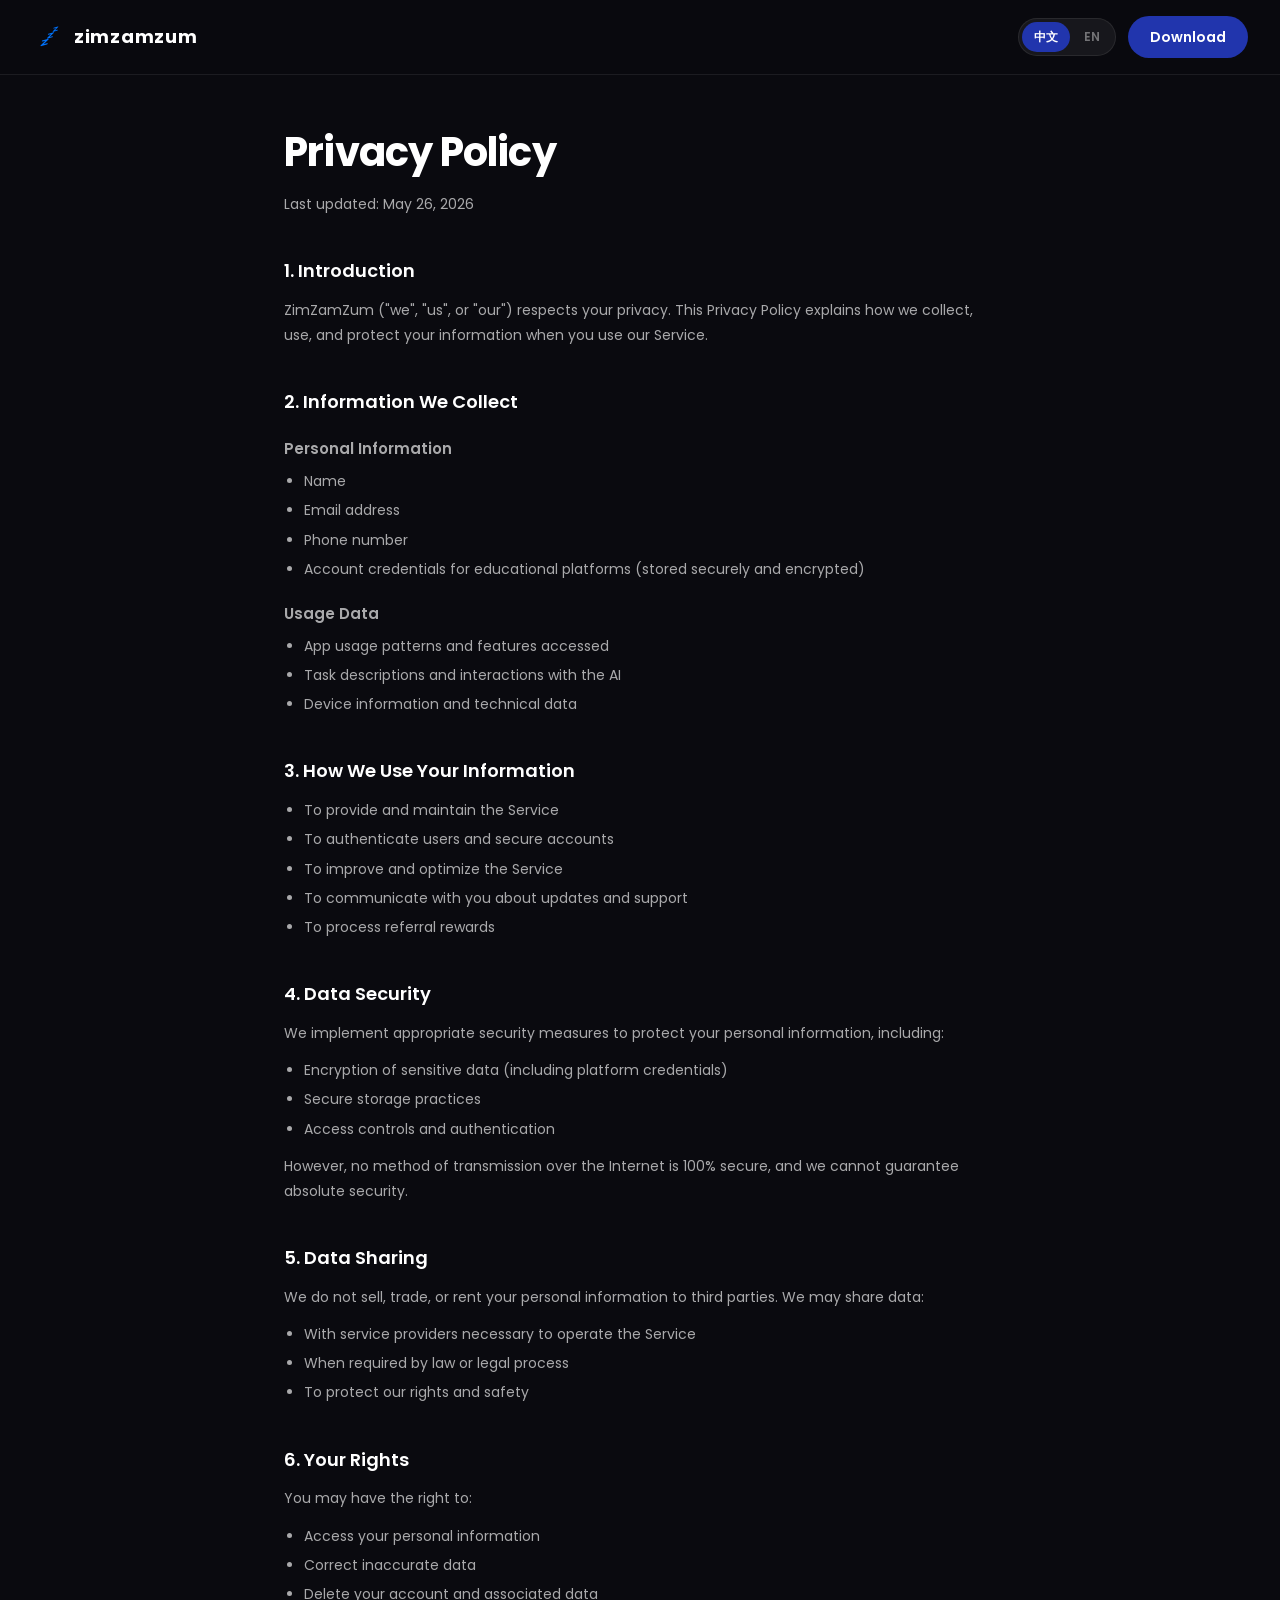
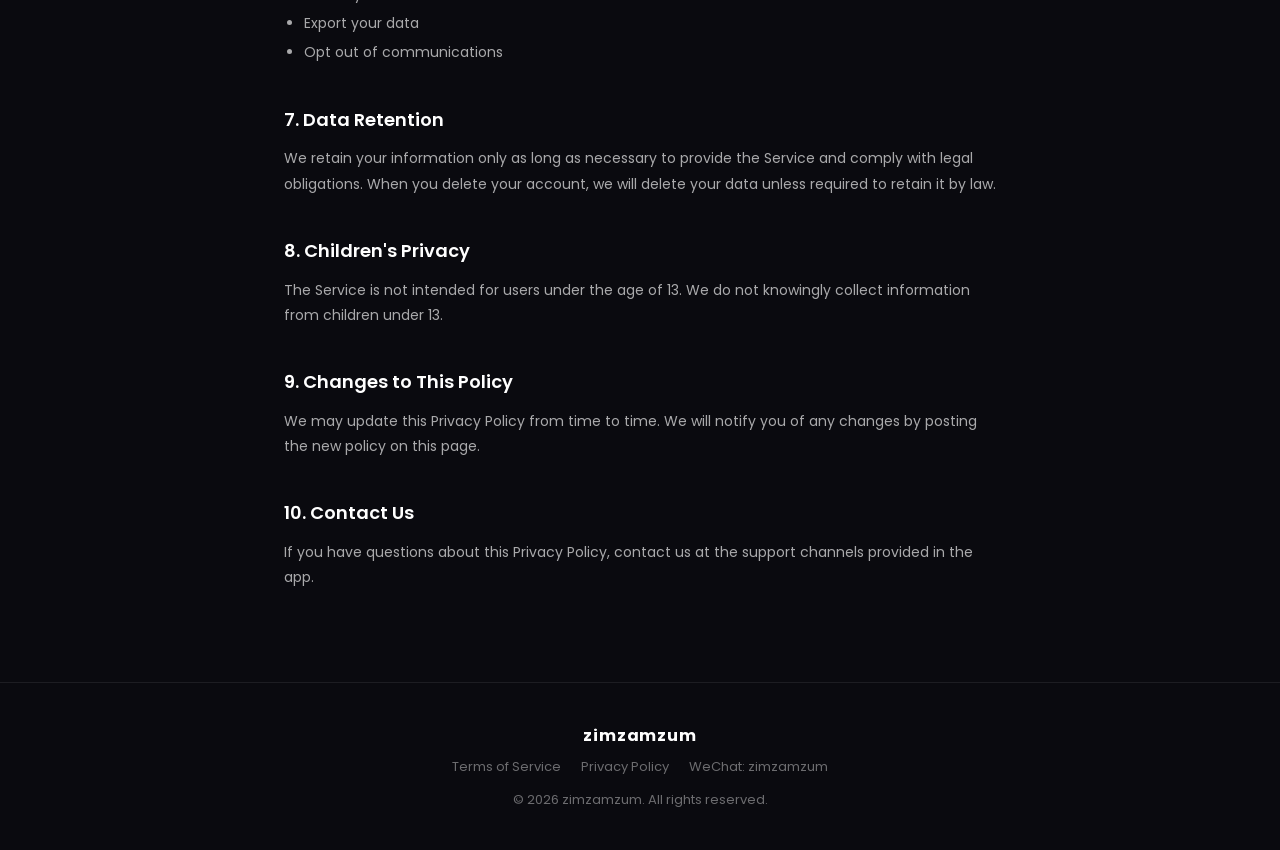
<file: privacy.html>
<!DOCTYPE html>
<html lang="en">
<head>
  <meta charset="UTF-8">
  <meta name="viewport" content="width=device-width, initial-scale=1.0">
  <title>Privacy Policy — zimzamzum</title>
  <link rel="icon" href="assets/favicon.ico">
  <link rel="preconnect" href="https://fonts.googleapis.com">
  <link rel="preconnect" href="https://fonts.gstatic.com" crossorigin>
  <link href="https://fonts.googleapis.com/css2?family=Poppins:wght@400;500;600;700&display=swap" rel="stylesheet">
  <link rel="stylesheet" href="styles.css">
  <style>
    .legal-page {
      max-width: 760px;
      margin: 0 auto;
      padding: 120px 24px 80px;
    }
    .legal-page h1 {
      font-size: clamp(28px, 4vw, 40px);
      font-weight: 700;
      letter-spacing: -0.02em;
      margin-bottom: 8px;
    }
    .legal-date {
      font-size: 13px;
      color: var(--text-dim);
      margin-bottom: 48px;
    }
    .legal-page h2 {
      font-size: 18px;
      font-weight: 600;
      margin-top: 40px;
      margin-bottom: 12px;
      color: var(--text);
    }
    .legal-page h3 {
      font-size: 15px;
      font-weight: 600;
      margin-top: 20px;
      margin-bottom: 8px;
      color: var(--text-muted);
    }
    .legal-page p {
      font-size: 14px;
      color: var(--text-muted);
      line-height: 1.8;
      margin-bottom: 12px;
    }
    .legal-page ul {
      padding-left: 20px;
      margin-bottom: 12px;
    }
    .legal-page li {
      font-size: 14px;
      color: var(--text-muted);
      line-height: 1.8;
      margin-bottom: 4px;
    }
  </style>
</head>
<body>

  <header class="header">
    <a href="index.html" class="logo">
      <img src="assets/logo.png" alt="" class="logo-icon" onerror="this.style.display='none'">
      <span>zimzamzum</span>
    </a>
    <div class="header-actions">
      <div class="lang-switch" role="group" aria-label="Language">
        <button type="button" class="lang-btn active" data-lang="zh">中文</button>
        <button type="button" class="lang-btn" data-lang="en">EN</button>
      </div>
      <a href="index.html#download" class="btn btn-primary">Download</a>
    </div>
  </header>

  <main class="legal-page">
    <h1>Privacy Policy</h1>
    <p class="legal-date">Last updated: May 26, 2026</p>

    <h2>1. Introduction</h2>
    <p>ZimZamZum ("we", "us", or "our") respects your privacy. This Privacy Policy explains how we collect, use, and protect your information when you use our Service.</p>

    <h2>2. Information We Collect</h2>

    <h3>Personal Information</h3>
    <ul>
      <li>Name</li>
      <li>Email address</li>
      <li>Phone number</li>
      <li>Account credentials for educational platforms (stored securely and encrypted)</li>
    </ul>

    <h3>Usage Data</h3>
    <ul>
      <li>App usage patterns and features accessed</li>
      <li>Task descriptions and interactions with the AI</li>
      <li>Device information and technical data</li>
    </ul>

    <h2>3. How We Use Your Information</h2>
    <ul>
      <li>To provide and maintain the Service</li>
      <li>To authenticate users and secure accounts</li>
      <li>To improve and optimize the Service</li>
      <li>To communicate with you about updates and support</li>
      <li>To process referral rewards</li>
    </ul>

    <h2>4. Data Security</h2>
    <p>We implement appropriate security measures to protect your personal information, including:</p>
    <ul>
      <li>Encryption of sensitive data (including platform credentials)</li>
      <li>Secure storage practices</li>
      <li>Access controls and authentication</li>
    </ul>
    <p>However, no method of transmission over the Internet is 100% secure, and we cannot guarantee absolute security.</p>

    <h2>5. Data Sharing</h2>
    <p>We do not sell, trade, or rent your personal information to third parties. We may share data:</p>
    <ul>
      <li>With service providers necessary to operate the Service</li>
      <li>When required by law or legal process</li>
      <li>To protect our rights and safety</li>
    </ul>

    <h2>6. Your Rights</h2>
    <p>You may have the right to:</p>
    <ul>
      <li>Access your personal information</li>
      <li>Correct inaccurate data</li>
      <li>Delete your account and associated data</li>
      <li>Export your data</li>
      <li>Opt out of communications</li>
    </ul>

    <h2>7. Data Retention</h2>
    <p>We retain your information only as long as necessary to provide the Service and comply with legal obligations. When you delete your account, we will delete your data unless required to retain it by law.</p>

    <h2>8. Children's Privacy</h2>
    <p>The Service is not intended for users under the age of 13. We do not knowingly collect information from children under 13.</p>

    <h2>9. Changes to This Policy</h2>
    <p>We may update this Privacy Policy from time to time. We will notify you of any changes by posting the new policy on this page.</p>

    <h2>10. Contact Us</h2>
    <p>If you have questions about this Privacy Policy, contact us at the support channels provided in the app.</p>
  </main>

  <footer class="footer">
    <div class="footer-logo">zimzamzum</div>
    <div class="footer-links">
      <a href="terms.html">Terms of Service</a>
      <a href="privacy.html">Privacy Policy</a>
      <span class="footer-wechat">WeChat: zimzamzum</span>
    </div>
    <p class="footer-copy">© 2026 zimzamzum. All rights reserved.</p>
  </footer>

  <script src="script.js"></script>
</body>
</html>
</file>
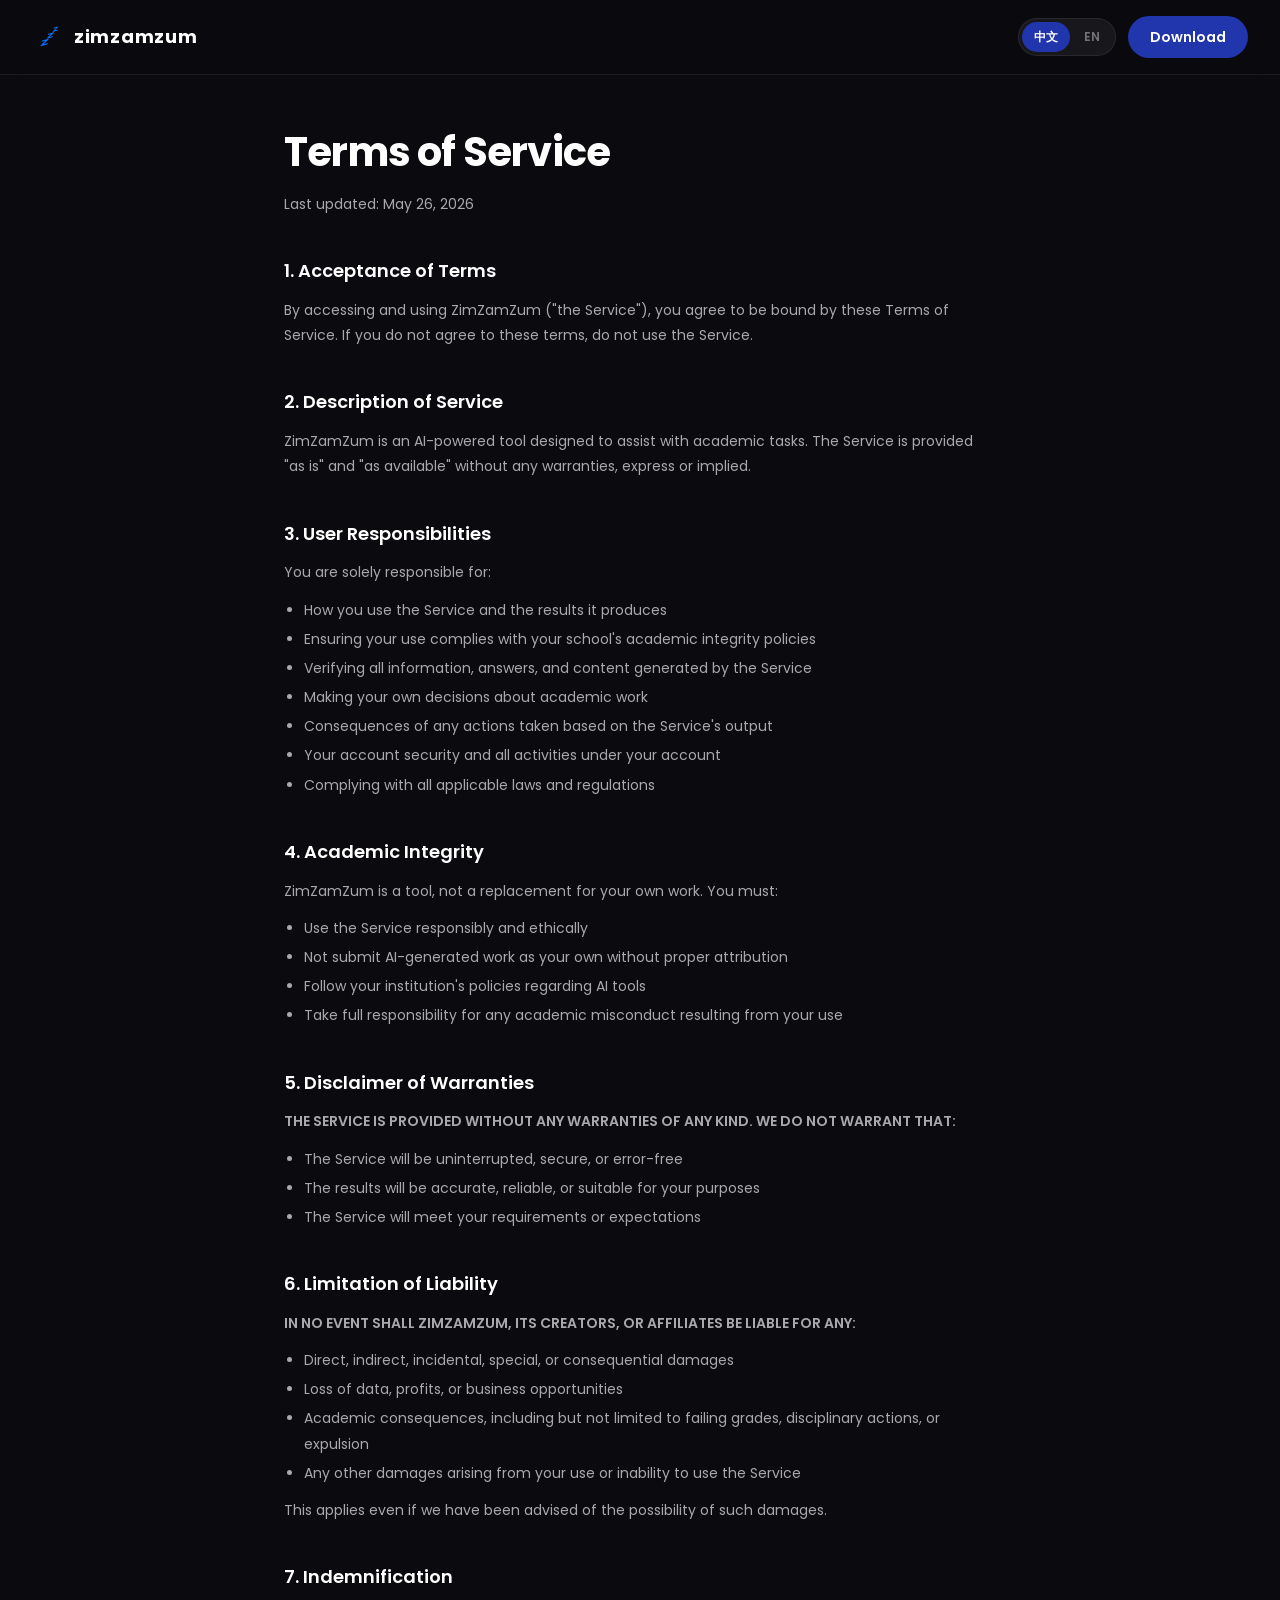
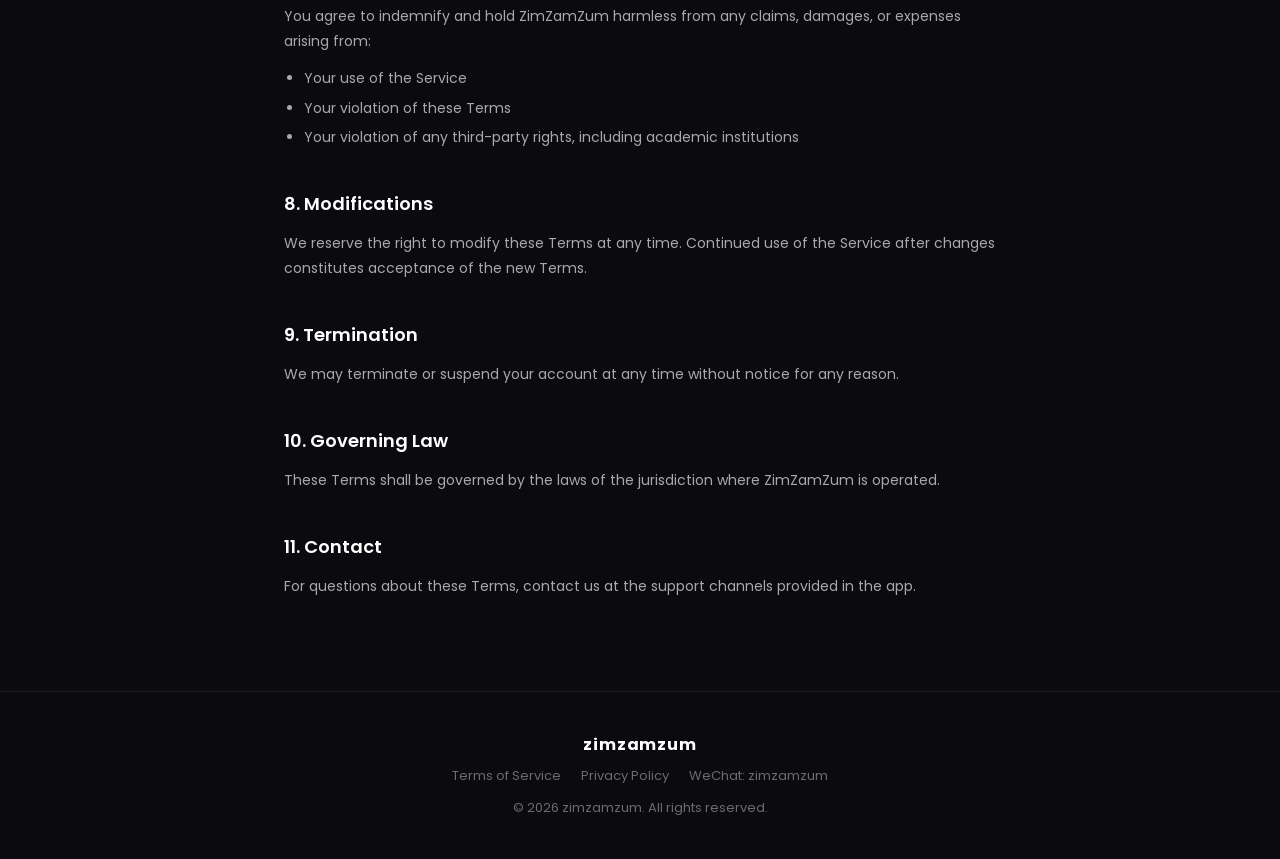
<file: terms.html>
<!DOCTYPE html>
<html lang="en">
<head>
  <meta charset="UTF-8">
  <meta name="viewport" content="width=device-width, initial-scale=1.0">
  <title>Terms of Service — zimzamzum</title>
  <link rel="icon" href="assets/favicon.ico">
  <link rel="preconnect" href="https://fonts.googleapis.com">
  <link rel="preconnect" href="https://fonts.gstatic.com" crossorigin>
  <link href="https://fonts.googleapis.com/css2?family=Poppins:wght@400;500;600;700&display=swap" rel="stylesheet">
  <link rel="stylesheet" href="styles.css">
  <style>
    .legal-page {
      max-width: 760px;
      margin: 0 auto;
      padding: 120px 24px 80px;
    }
    .legal-page h1 {
      font-size: clamp(28px, 4vw, 40px);
      font-weight: 700;
      letter-spacing: -0.02em;
      margin-bottom: 8px;
    }
    .legal-date {
      font-size: 13px;
      color: var(--text-dim);
      margin-bottom: 48px;
    }
    .legal-page h2 {
      font-size: 18px;
      font-weight: 600;
      margin-top: 40px;
      margin-bottom: 12px;
      color: var(--text);
    }
    .legal-page p {
      font-size: 14px;
      color: var(--text-muted);
      line-height: 1.8;
      margin-bottom: 12px;
    }
    .legal-page ul {
      padding-left: 20px;
      margin-bottom: 12px;
    }
    .legal-page li {
      font-size: 14px;
      color: var(--text-muted);
      line-height: 1.8;
      margin-bottom: 4px;
    }
    .legal-page .uppercase {
      text-transform: uppercase;
      font-weight: 600;
    }
  </style>
</head>
<body>

  <header class="header">
    <a href="index.html" class="logo">
      <img src="assets/logo.png" alt="" class="logo-icon" onerror="this.style.display='none'">
      <span>zimzamzum</span>
    </a>
    <div class="header-actions">
      <div class="lang-switch" role="group" aria-label="Language">
        <button type="button" class="lang-btn active" data-lang="zh">中文</button>
        <button type="button" class="lang-btn" data-lang="en">EN</button>
      </div>
      <a href="index.html#download" class="btn btn-primary">Download</a>
    </div>
  </header>

  <main class="legal-page">
    <h1>Terms of Service</h1>
    <p class="legal-date">Last updated: May 26, 2026</p>

    <h2>1. Acceptance of Terms</h2>
    <p>By accessing and using ZimZamZum ("the Service"), you agree to be bound by these Terms of Service. If you do not agree to these terms, do not use the Service.</p>

    <h2>2. Description of Service</h2>
    <p>ZimZamZum is an AI-powered tool designed to assist with academic tasks. The Service is provided "as is" and "as available" without any warranties, express or implied.</p>

    <h2>3. User Responsibilities</h2>
    <p>You are solely responsible for:</p>
    <ul>
      <li>How you use the Service and the results it produces</li>
      <li>Ensuring your use complies with your school's academic integrity policies</li>
      <li>Verifying all information, answers, and content generated by the Service</li>
      <li>Making your own decisions about academic work</li>
      <li>Consequences of any actions taken based on the Service's output</li>
      <li>Your account security and all activities under your account</li>
      <li>Complying with all applicable laws and regulations</li>
    </ul>

    <h2>4. Academic Integrity</h2>
    <p>ZimZamZum is a tool, not a replacement for your own work. You must:</p>
    <ul>
      <li>Use the Service responsibly and ethically</li>
      <li>Not submit AI-generated work as your own without proper attribution</li>
      <li>Follow your institution's policies regarding AI tools</li>
      <li>Take full responsibility for any academic misconduct resulting from your use</li>
    </ul>

    <h2>5. Disclaimer of Warranties</h2>
    <p class="uppercase">The Service is provided without any warranties of any kind. We do not warrant that:</p>
    <ul>
      <li>The Service will be uninterrupted, secure, or error-free</li>
      <li>The results will be accurate, reliable, or suitable for your purposes</li>
      <li>The Service will meet your requirements or expectations</li>
    </ul>

    <h2>6. Limitation of Liability</h2>
    <p class="uppercase">In no event shall ZimZamZum, its creators, or affiliates be liable for any:</p>
    <ul>
      <li>Direct, indirect, incidental, special, or consequential damages</li>
      <li>Loss of data, profits, or business opportunities</li>
      <li>Academic consequences, including but not limited to failing grades, disciplinary actions, or expulsion</li>
      <li>Any other damages arising from your use or inability to use the Service</li>
    </ul>
    <p>This applies even if we have been advised of the possibility of such damages.</p>

    <h2>7. Indemnification</h2>
    <p>You agree to indemnify and hold ZimZamZum harmless from any claims, damages, or expenses arising from:</p>
    <ul>
      <li>Your use of the Service</li>
      <li>Your violation of these Terms</li>
      <li>Your violation of any third-party rights, including academic institutions</li>
    </ul>

    <h2>8. Modifications</h2>
    <p>We reserve the right to modify these Terms at any time. Continued use of the Service after changes constitutes acceptance of the new Terms.</p>

    <h2>9. Termination</h2>
    <p>We may terminate or suspend your account at any time without notice for any reason.</p>

    <h2>10. Governing Law</h2>
    <p>These Terms shall be governed by the laws of the jurisdiction where ZimZamZum is operated.</p>

    <h2>11. Contact</h2>
    <p>For questions about these Terms, contact us at the support channels provided in the app.</p>
  </main>

  <footer class="footer">
    <div class="footer-logo">zimzamzum</div>
    <div class="footer-links">
      <a href="terms.html">Terms of Service</a>
      <a href="privacy.html">Privacy Policy</a>
      <span class="footer-wechat">WeChat: zimzamzum</span>
    </div>
    <p class="footer-copy">© 2026 zimzamzum. All rights reserved.</p>
  </footer>

  <script src="script.js"></script>
</body>
</html>
</file>
<file: styles.css>
*, *::before, *::after {
  box-sizing: border-box;
  margin: 0;
  padding: 0;
}

:root {
  --bg: #0a0a0f;
  --bg-alt: #1a1a1a;
  --surface: #2b2b2b;
  --sidebar: #121212;
  --accent: #2135ad;
  --accent-hover: #2a42c4;
  --accent-glow: rgba(33, 53, 173, 0.35);
  --cyan: #0096ff;
  --text: #ffffff;
  --text-muted: rgba(255, 255, 255, 0.65);
  --text-dim: rgba(255, 255, 255, 0.4);
  --border: rgba(255, 255, 255, 0.08);
  --radius: 12px;
  --radius-lg: 20px;
  --max-width: 1100px;
}

html {
  scroll-behavior: smooth;
  overflow-x: hidden;
}

body {
  font-family: 'Poppins', 'Segoe UI', sans-serif;
  background: var(--bg);
  color: var(--text);
  line-height: 1.6;
  -webkit-font-smoothing: antialiased;
  overflow-x: hidden;
}

a {
  color: inherit;
  text-decoration: none;
}

/* ── Header ── */
.header {
  position: fixed;
  top: 0;
  left: 0;
  right: 0;
  z-index: 100;
  display: flex;
  align-items: center;
  justify-content: space-between;
  padding: 16px 32px;
  background: rgba(10, 10, 15, 0.85);
  backdrop-filter: blur(12px);
  border-bottom: 1px solid var(--border);
}

.logo {
  display: flex;
  align-items: center;
  gap: 10px;
  font-weight: 700;
  font-size: 18px;
  letter-spacing: 0.04em;
}

.logo-icon {
  width: 32px;
  height: 32px;
  border-radius: 50%;
  object-fit: cover;
}

.nav {
  display: flex;
  gap: 32px;
}

.nav a {
  font-size: 14px;
  font-weight: 500;
  color: var(--text-muted);
  transition: color 0.2s;
}

.nav a:hover {
  color: var(--text);
}

.header-actions {
  display: flex;
  gap: 12px;
  align-items: center;
}

.lang-switch {
  display: flex;
  background: rgba(255, 255, 255, 0.06);
  border: 1px solid var(--border);
  border-radius: 999px;
  padding: 3px;
  gap: 2px;
}

.lang-btn {
  font-family: inherit;
  font-size: 12px;
  font-weight: 600;
  padding: 6px 12px;
  border: none;
  border-radius: 999px;
  background: transparent;
  color: var(--text-dim);
  cursor: pointer;
  transition: all 0.2s;
}

.lang-btn:hover {
  color: var(--text-muted);
}

.lang-btn.active {
  background: var(--accent);
  color: #fff;
}

/* ── Buttons ── */
.btn {
  display: inline-flex;
  align-items: center;
  justify-content: center;
  gap: 8px;
  padding: 10px 22px;
  border-radius: 999px;
  font-family: inherit;
  font-size: 14px;
  font-weight: 600;
  cursor: pointer;
  border: none;
  transition: all 0.2s;
  white-space: nowrap;
}

.btn-primary {
  background: var(--accent);
  color: #fff;
}

.btn-primary:hover {
  background: var(--accent-hover);
  box-shadow: 0 0 24px var(--accent-glow);
}

.btn-outline {
  background: transparent;
  color: var(--accent);
  border: 1.5px solid var(--accent);
}

.btn-outline:hover {
  background: rgba(33, 53, 173, 0.1);
  box-shadow: 0 0 20px var(--accent-glow);
}

.btn-lg {
  padding: 14px 28px;
  font-size: 15px;
}

.btn-block {
  width: 100%;
}

/* ── Hero ── */
.hero {
  display: flex;
  flex-direction: column;
  align-items: center;
  text-align: center;
  padding: 140px 24px 80px;
  max-width: var(--max-width);
  margin: 0 auto;
}

.pill {
  display: inline-flex;
  align-items: center;
  padding: 8px 18px;
  border: 1.5px solid var(--accent);
  border-radius: 999px;
  font-size: 13px;
  font-weight: 500;
  color: var(--text-muted);
  margin-bottom: 32px;
  transition: all 0.2s;
}

.pill:hover {
  color: var(--text);
  background: rgba(33, 53, 173, 0.08);
}

.hero h1 {
  font-size: clamp(36px, 6vw, 64px);
  font-weight: 700;
  letter-spacing: -0.03em;
  line-height: 1.1;
  margin-bottom: 20px;
}

.hero-sub {
  font-size: clamp(15px, 2vw, 18px);
  color: var(--text-muted);
  max-width: 560px;
  margin-bottom: 36px;
  line-height: 1.7;
}

.hero-ctas {
  display: flex;
  gap: 14px;
  flex-wrap: wrap;
  justify-content: center;
}

/* ── Mockups ── */
.mockups {
  display: grid;
  grid-template-columns: 1fr 1fr;
  gap: 24px;
  max-width: var(--max-width);
  margin: 0 auto;
  padding: 0 24px 100px;
}

.mockup-col {
  display: flex;
  flex-direction: column;
  gap: 12px;
}

.mockup-label {
  font-size: 13px;
  font-weight: 600;
  color: var(--accent);
  text-align: center;
}

.mockup-window {
  background: var(--bg-alt);
  border: 1px solid var(--border);
  border-radius: var(--radius-lg);
  overflow: hidden;
  box-shadow: 0 24px 60px rgba(0, 0, 0, 0.5);
}

.mockup-bar {
  display: flex;
  gap: 6px;
  padding: 12px 16px;
  background: rgba(0, 0, 0, 0.4);
  border-bottom: 1px solid var(--border);
}

.dot {
  width: 10px;
  height: 10px;
  border-radius: 50%;
}

.dot.red { background: #ff5f57; }
.dot.yellow { background: #febc2e; }
.dot.green { background: #28c840; }

.mockup-body {
  display: flex;
  min-height: 280px;
}

.mock-sidebar {
  width: 130px;
  background: var(--sidebar);
  border-right: 1px solid var(--border);
  padding: 16px 10px;
  flex-shrink: 0;
}

.mock-sidebar-logo {
  font-size: 11px;
  font-weight: 700;
  letter-spacing: 0.1em;
  color: var(--text);
  margin-bottom: 16px;
  padding: 0 6px;
}

.mock-nav-item {
  font-size: 11px;
  padding: 7px 8px;
  border-radius: 6px;
  color: var(--text-dim);
  margin-bottom: 4px;
}

.mock-nav-item.active {
  background: rgba(255, 255, 255, 0.08);
  color: var(--text);
}

.mock-main {
  flex: 1;
  padding: 20px 16px;
  display: flex;
  flex-direction: column;
  gap: 12px;
}

.mock-title {
  font-size: 13px;
  font-weight: 600;
  color: var(--text);
}

.mock-card {
  background: var(--surface);
  border-radius: 14px;
  padding: 14px;
  border: 1px solid rgba(255, 255, 255, 0.06);
}

.mock-card p {
  font-size: 11px;
  color: var(--text-muted);
  line-height: 1.5;
}

.mock-tags {
  display: flex;
  gap: 6px;
  margin-top: 10px;
}

.mock-tags span {
  font-size: 10px;
  padding: 3px 8px;
  border-radius: 999px;
  background: rgba(33, 53, 173, 0.25);
  color: rgba(255, 255, 255, 0.8);
  border: 1px solid rgba(33, 53, 173, 0.4);
}

.mock-suggestions {
  display: flex;
  flex-wrap: wrap;
  gap: 6px;
}

.mock-suggestions span {
  font-size: 10px;
  padding: 4px 10px;
  border-radius: 999px;
  background: rgba(255, 255, 255, 0.06);
  border: 1px solid rgba(255, 255, 255, 0.1);
  color: rgba(255, 255, 255, 0.7);
}

.mock-status {
  display: flex;
  align-items: center;
  gap: 8px;
  font-size: 12px;
  font-weight: 600;
  color: var(--text);
}

.status-dot {
  width: 8px;
  height: 8px;
  border-radius: 50%;
  background: var(--accent);
  animation: pulse 1.5s ease-in-out infinite;
}

@keyframes pulse {
  0%, 100% { opacity: 1; transform: scale(1); }
  50% { opacity: 0.5; transform: scale(0.85); }
}

.mock-log {
  display: flex;
  flex-direction: column;
  gap: 6px;
}

.log-line {
  font-size: 11px;
  color: var(--text-dim);
  font-family: ui-monospace, 'Consolas', monospace;
}

.log-line.done { color: rgba(75, 181, 67, 0.85); }
.log-line.active { color: var(--cyan); }

.log-time {
  color: var(--text-dim);
  margin-right: 6px;
}

/* ── Sections ── */
.features,
.pricing,
.faq,
.download-cta {
  max-width: var(--max-width);
  margin: 0 auto;
  padding: 80px 24px;
  text-align: center;
}

.features h2,
.pricing h2,
.faq h2,
.download-cta h2 {
  font-size: clamp(28px, 4vw, 40px);
  font-weight: 700;
  letter-spacing: -0.02em;
  margin-bottom: 12px;
}

.section-sub {
  color: var(--text-muted);
  font-size: 16px;
  margin-bottom: 48px;
}

/* ── Features grid ── */
.features-grid {
  display: grid;
  grid-template-columns: repeat(3, 1fr);
  gap: 20px;
  text-align: left;
}

.feature-card {
  background: rgba(255, 255, 255, 0.03);
  border: 1px solid var(--border);
  border-radius: var(--radius);
  padding: 28px 24px;
  transition: border-color 0.2s, transform 0.2s;
}

.feature-card:hover {
  border-color: rgba(33, 53, 173, 0.4);
  transform: translateY(-2px);
}

.feature-icon {
  font-size: 28px;
  margin-bottom: 14px;
}

.feature-card h3 {
  font-size: 16px;
  font-weight: 600;
  margin-bottom: 8px;
}

.feature-card p {
  font-size: 14px;
  color: var(--text-muted);
  line-height: 1.6;
}

/* ── Pricing ── */
.pricing-grid {
  display: grid;
  grid-template-columns: repeat(4, 1fr);
  gap: 16px;
  text-align: left;
}

.price-card {
  background: rgba(255, 255, 255, 0.03);
  border: 1px solid var(--border);
  border-radius: var(--radius);
  padding: 28px 22px;
  position: relative;
  display: flex;
  flex-direction: column;
  gap: 6px;
  transition: transform 0.2s;
}

.price-card:hover {
  transform: translateY(-3px);
}

.price-card.featured {
  border-color: var(--accent);
  background: rgba(33, 53, 173, 0.08);
}

.price-badge {
  position: absolute;
  top: -12px;
  left: 50%;
  transform: translateX(-50%);
  background: var(--accent);
  color: #fff;
  font-size: 11px;
  font-weight: 700;
  padding: 4px 14px;
  border-radius: 999px;
  white-space: nowrap;
}

.price-name {
  font-size: 14px;
  font-weight: 600;
  color: var(--text-muted);
  margin-top: 8px;
}

.price-amount {
  font-size: 32px;
  font-weight: 700;
  letter-spacing: -0.02em;
}

.price-period {
  font-size: 12px;
  color: var(--text-dim);
  margin-bottom: 16px;
}

.price-card ul {
  list-style: none;
  flex: 1;
  margin-bottom: 20px;
}

.price-card li {
  font-size: 13px;
  color: var(--text-muted);
  padding: 5px 0;
  padding-left: 16px;
  position: relative;
}

.price-card li::before {
  content: '✓';
  position: absolute;
  left: 0;
  color: var(--accent);
  font-size: 11px;
}

/* ── FAQ ── */
.faq-list {
  max-width: 640px;
  margin: 0 auto;
  text-align: left;
}

.faq-item {
  border-bottom: 1px solid var(--border);
  padding: 20px 0;
}

.faq-item summary {
  font-size: 15px;
  font-weight: 600;
  cursor: pointer;
  list-style: none;
  display: flex;
  justify-content: space-between;
  align-items: center;
}

.faq-item summary::after {
  content: '+';
  font-size: 20px;
  color: var(--text-dim);
  transition: transform 0.2s;
}

.faq-item[open] summary::after {
  transform: rotate(45deg);
}

.faq-item p {
  margin-top: 12px;
  font-size: 14px;
  color: var(--text-muted);
  line-height: 1.7;
}

/* ── Download CTA ── */
.download-cta {
  background: rgba(33, 53, 173, 0.06);
  border-top: 1px solid var(--border);
  border-bottom: 1px solid var(--border);
  max-width: 100%;
}

.download-cta p {
  color: var(--text-muted);
  margin-bottom: 32px;
}

/* ── Footer ── */
.footer {
  text-align: center;
  padding: 40px 24px;
  border-top: 1px solid var(--border);
}

.footer-logo {
  font-weight: 700;
  font-size: 16px;
  letter-spacing: 0.06em;
  margin-bottom: 8px;
}

.footer-links {
  display: flex;
  gap: 20px;
  justify-content: center;
  flex-wrap: wrap;
  margin-bottom: 12px;
}

.footer-links a,
.footer-wechat {
  font-size: 13px;
  color: var(--text-dim);
  transition: color 0.2s;
}

.footer-links a:hover {
  color: var(--text-muted);
}

.footer-copy {
  font-size: 13px;
  color: var(--text-dim);
}

/* ── Responsive ── */
@media (max-width: 900px) {
  .nav { display: none; }

  .mockups {
    grid-template-columns: 1fr;
  }

  .features-grid {
    grid-template-columns: 1fr 1fr;
  }

  .pricing-grid {
    grid-template-columns: 1fr 1fr;
  }
}

@media (max-width: 600px) {
  .header {
    padding: 14px 16px;
  }

  .header-actions .btn {
    display: none;
  }

  .lang-switch {
    flex-shrink: 0;
  }

  .hero {
    padding-top: 100px;
  }

  .features-grid,
  .pricing-grid {
    grid-template-columns: 1fr;
  }

  .hero-ctas {
    flex-direction: column;
    width: 100%;
  }

  .btn-lg {
    width: 100%;
  }
}
</file>
